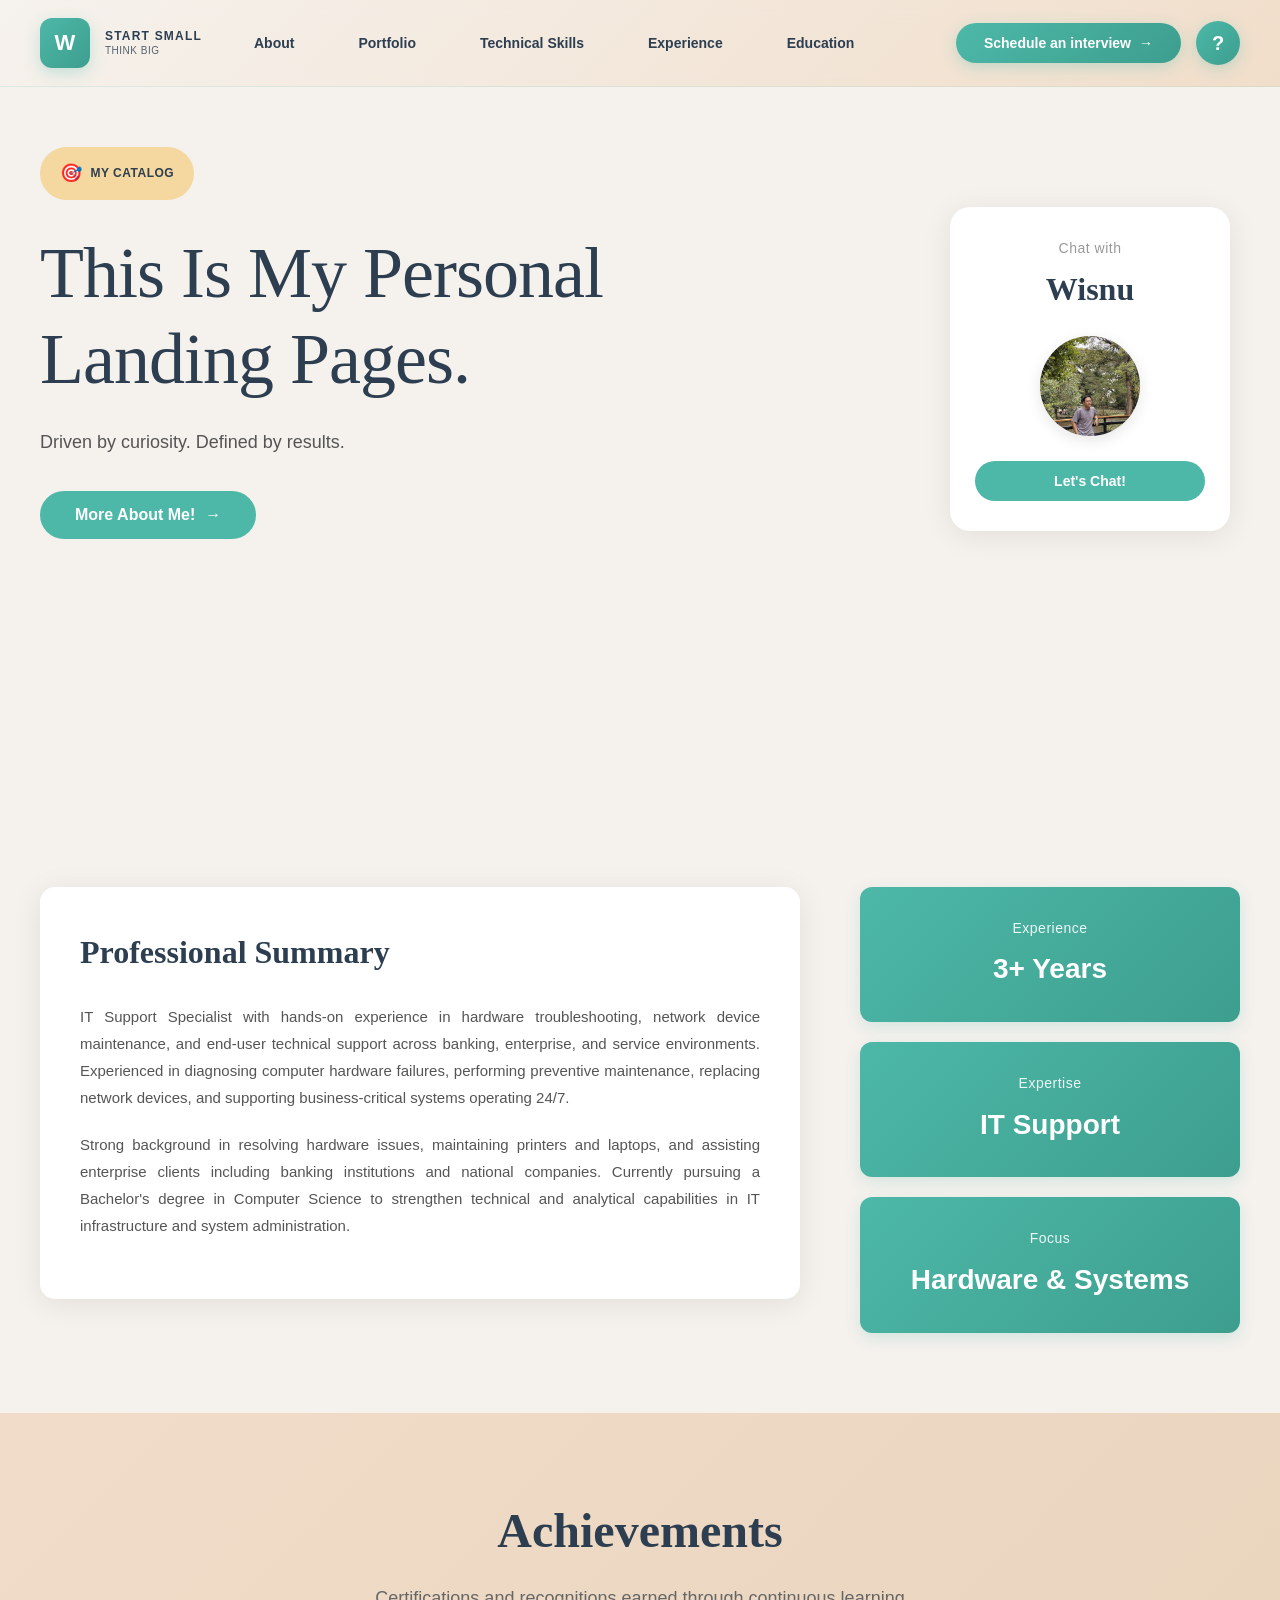
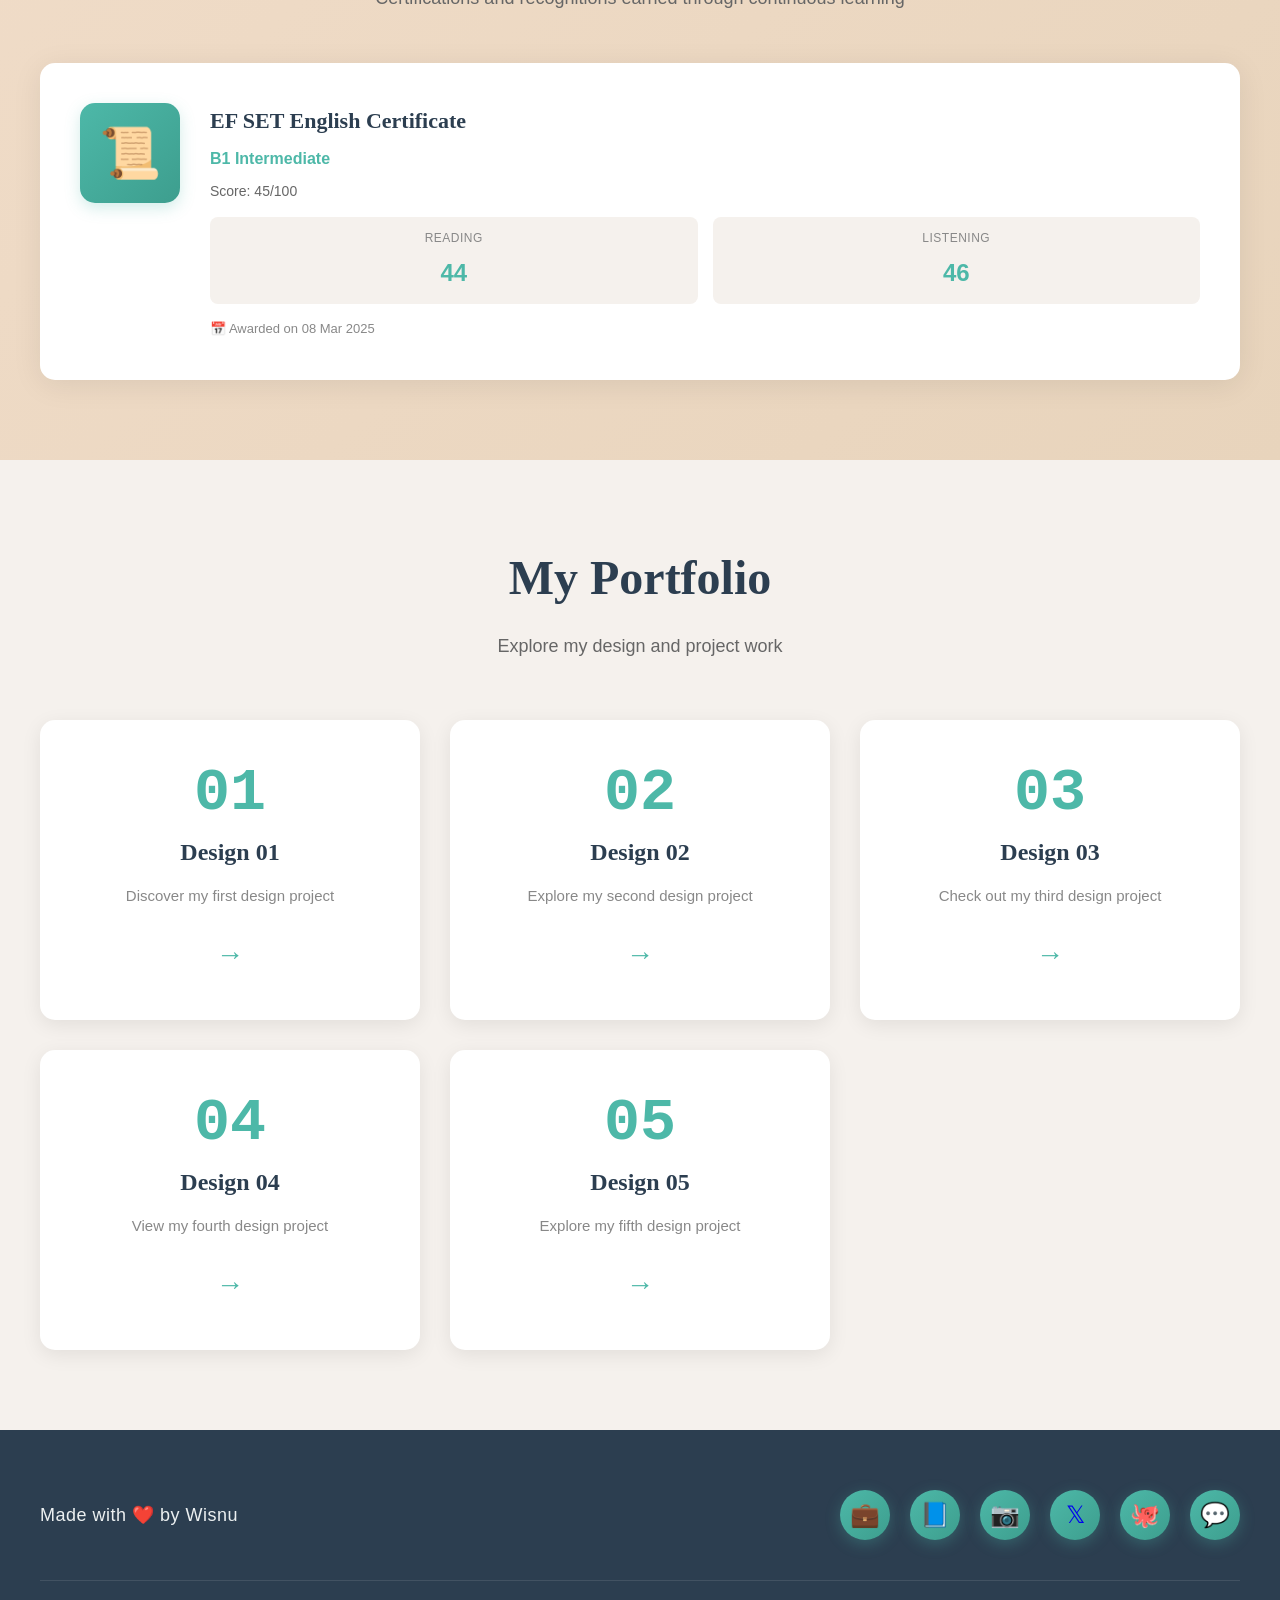
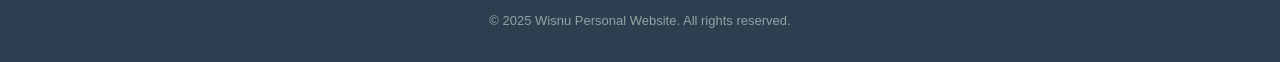
<file: index.html>
<!DOCTYPE html>
<html lang="id">
<head>
    <meta charset="UTF-8">
    <meta name="viewport" content="width=device-width, initial-scale=1.0">
    <title>Welcome To Personal Pages Wisnu</title>
    <link rel="stylesheet" href="css/styles.css">
</head>
<body>
    <!-- Navigation Bar -->
    <nav class="navbar">
        <div class="nav-container">
            <div class="logo">
                <div class="logo-mark">W</div>
                <span class="logo-text">START SMALL<br><small>THINK BIG</small></span>
            </div>
            <ul class="nav-menu">
                <li><a href="#about">About</a></li>
                <li><a href="#portfolio">Portfolio</a></li>
                <li><a href="skills/technical-skills.html" target="_blank" rel="noopener noreferrer">Technical Skills</a></li>
                <li><a href="experience/professional-experience.html" target="_blank" rel="noopener noreferrer">Experience</a></li>
                <li><a href="education/education.html" target="_blank" rel="noopener noreferrer">Education</a></li>
            </ul>
            <div class="nav-buttons">
                <button class="btn-schedule">Schedule an interview <span class="arrow">→</span></button>
                <button class="btn-help">?</button>
            </div>
        </div>
    </nav>

    <!-- Hero Section -->
    <section class="hero">
        <div class="hero-content">
            <!-- My Catalog Badge -->
            <a href="catalog/my-catalog.html" target="_blank" rel="noopener noreferrer" class="my-catalog-link">
                <div class="my-guide-badge">
                    <div class="badge-icon">🎯</div>
                    <span>MY CATALOG</span>
                </div>
            </a>

            <!-- Main Content -->
            <div class="hero-text">
                <h1>This Is My Personal<br>Landing Pages.</h1>
                <p class="hero-subtitle">Driven by curiosity. Defined by results.</p>
                <button class="btn-cta">More About Me! <span class="arrow">→</span></button>
            </div>

            <!-- Illustration Section -->
            
                    </g>
                </svg>
            </div>
        </div>

        <!-- Chat with Wisnu Section -->
        <div class="chat-section">
            <div class="chat-box">
                <h3>Chat with</h3>
                <h2>Wisnu</h2>
                <div class="wisnu-avatar">
                    <img src="image/wisnu.jpg" alt="Wisnu" class="avatar-image">
                </div>
                <button class="btn-chat">Let's Chat!</button>
            </div>
        </div>
    </section>

    <!-- About Section -->
    <section id="about" class="about-section">
        <div class="about-container">
            <div class="about-content">
                <h2>Professional Summary</h2>
                <p>IT Support Specialist with hands-on experience in hardware troubleshooting, network device maintenance, and end-user technical support across banking, enterprise, and service environments. Experienced in diagnosing computer hardware failures, performing preventive maintenance, replacing network devices, and supporting business-critical systems operating 24/7.</p>
                
                <p>Strong background in resolving hardware issues, maintaining printers and laptops, and assisting enterprise clients including banking institutions and national companies. Currently pursuing a Bachelor's degree in Computer Science to strengthen technical and analytical capabilities in IT infrastructure and system administration.</p>
            </div>
            
            <div class="about-stats">
                <div class="stat-item">
                    <h3>Experience</h3>
                    <p>3+ Years</p>
                </div>
                <div class="stat-item">
                    <h3>Expertise</h3>
                    <p>IT Support</p>
                </div>
                <div class="stat-item">
                    <h3>Focus</h3>
                    <p>Hardware & Systems</p>
                </div>
            </div>
        </div>
    </section>

    <!-- Achievement Section -->
    <section class="achievement-section">
        <div class="achievement-container">
            <h2>Achievements</h2>
            <p class="achievement-subtitle">Certifications and recognitions earned through continuous learning</p>
            
            <div class="achievement-grid">
                <!-- EF SET English Certificate -->
                <div class="achievement-card">
                    <div class="achievement-logo">
                        <span class="cert-icon">📜</span>
                    </div>
                    <div class="achievement-details">
                        <h3>EF SET English Certificate</h3>
                        <p class="cert-level">B1 Intermediate</p>
                        <p class="cert-score">Score: 45/100</p>
                        <div class="cert-scores">
                            <div class="score-item">
                                <span class="score-label">Reading</span>
                                <span class="score-number">44</span>
                            </div>
                            <div class="score-item">
                                <span class="score-label">Listening</span>
                                <span class="score-number">46</span>
                            </div>
                        </div>
                        <p class="cert-date">📅 Awarded on 08 Mar 2025</p>
                    </div>
                </div>
            </div>
        </div>
    </section>

    <!-- Portfolio Section -->
    <section id="portfolio" class="portfolio-section">
        <div class="portfolio-container">
            <h2>My Portfolio</h2>
            <p class="portfolio-subtitle">Explore my design and project work</p>
            
            <div class="portfolio-grid">
                <!-- Design 01 -->
                <a href="portfolio/design-01.html" class="portfolio-card" target="_blank" rel="noopener noreferrer">
                    <div class="portfolio-card-content">
                        <div class="portfolio-number">01</div>
                        <h3>Design 01</h3>
                        <p class="portfolio-desc">Discover my first design project</p>
                        <div class="portfolio-arrow">→</div>
                    </div>
                </a>

                <!-- Design 02 -->
                <a href="portfolio/design-02.html" class="portfolio-card" target="_blank" rel="noopener noreferrer">
                    <div class="portfolio-card-content">
                        <div class="portfolio-number">02</div>
                        <h3>Design 02</h3>
                        <p class="portfolio-desc">Explore my second design project</p>
                        <div class="portfolio-arrow">→</div>
                    </div>
                </a>

                <!-- Design 03 -->
                <a href="portfolio/design-03.html" class="portfolio-card" target="_blank" rel="noopener noreferrer">
                    <div class="portfolio-card-content">
                        <div class="portfolio-number">03</div>
                        <h3>Design 03</h3>
                        <p class="portfolio-desc">Check out my third design project</p>
                        <div class="portfolio-arrow">→</div>
                    </div>
                </a>

                <!-- Design 04 -->
                <a href="portfolio/design-04.html" class="portfolio-card" target="_blank" rel="noopener noreferrer">
                    <div class="portfolio-card-content">
                        <div class="portfolio-number">04</div>
                        <h3>Design 04</h3>
                        <p class="portfolio-desc">View my fourth design project</p>
                        <div class="portfolio-arrow">→</div>
                    </div>
                </a>

                <!-- Design 05 -->
                <a href="portfolio/design-05.html" class="portfolio-card" target="_blank" rel="noopener noreferrer">
                    <div class="portfolio-card-content">
                        <div class="portfolio-number">05</div>
                        <h3>Design 05</h3>
                        <p class="portfolio-desc">Explore my fifth design project</p>
                        <div class="portfolio-arrow">→</div>
                    </div>
                </a>
            </div>
        </div>
    </section>

    <!-- Footer -->
    <footer class="footer">
        <div class="footer-container">
            <div class="footer-content">
                <p class="footer-credit">Made with <span class="heart">❤️</span> by Wisnu</p>
                <div class="social-links">
                    <a href="https://linkedin.com/in/wisnu" target="_blank" rel="noopener noreferrer" class="social-link" title="LinkedIn">
                        <span>💼</span>
                    </a>
                    <a href="https://facebook.com" target="_blank" rel="noopener noreferrer" class="social-link" title="Facebook">
                        <span>📘</span>
                    </a>
                    <a href="https://instagram.com" target="_blank" rel="noopener noreferrer" class="social-link" title="Instagram">
                        <span>📷</span>
                    </a>
                    <a href="https://twitter.com" target="_blank" rel="noopener noreferrer" class="social-link" title="X (Twitter)">
                        <span>𝕏</span>
                    </a>
                    <a href="https://github.com" target="_blank" rel="noopener noreferrer" class="social-link" title="GitHub">
                        <span>🐙</span>
                    </a>
                    <a href="https://discord.com" target="_blank" rel="noopener noreferrer" class="social-link" title="Discord">
                        <span>💬</span>
                    </a>
                </div>
            </div>
            <p class="footer-copyright">&copy; 2025 Wisnu Personal Website. All rights reserved.</p>
        </div>
    </footer>

    <script src="js/script.js"></script>
</body>
</html>
</file>
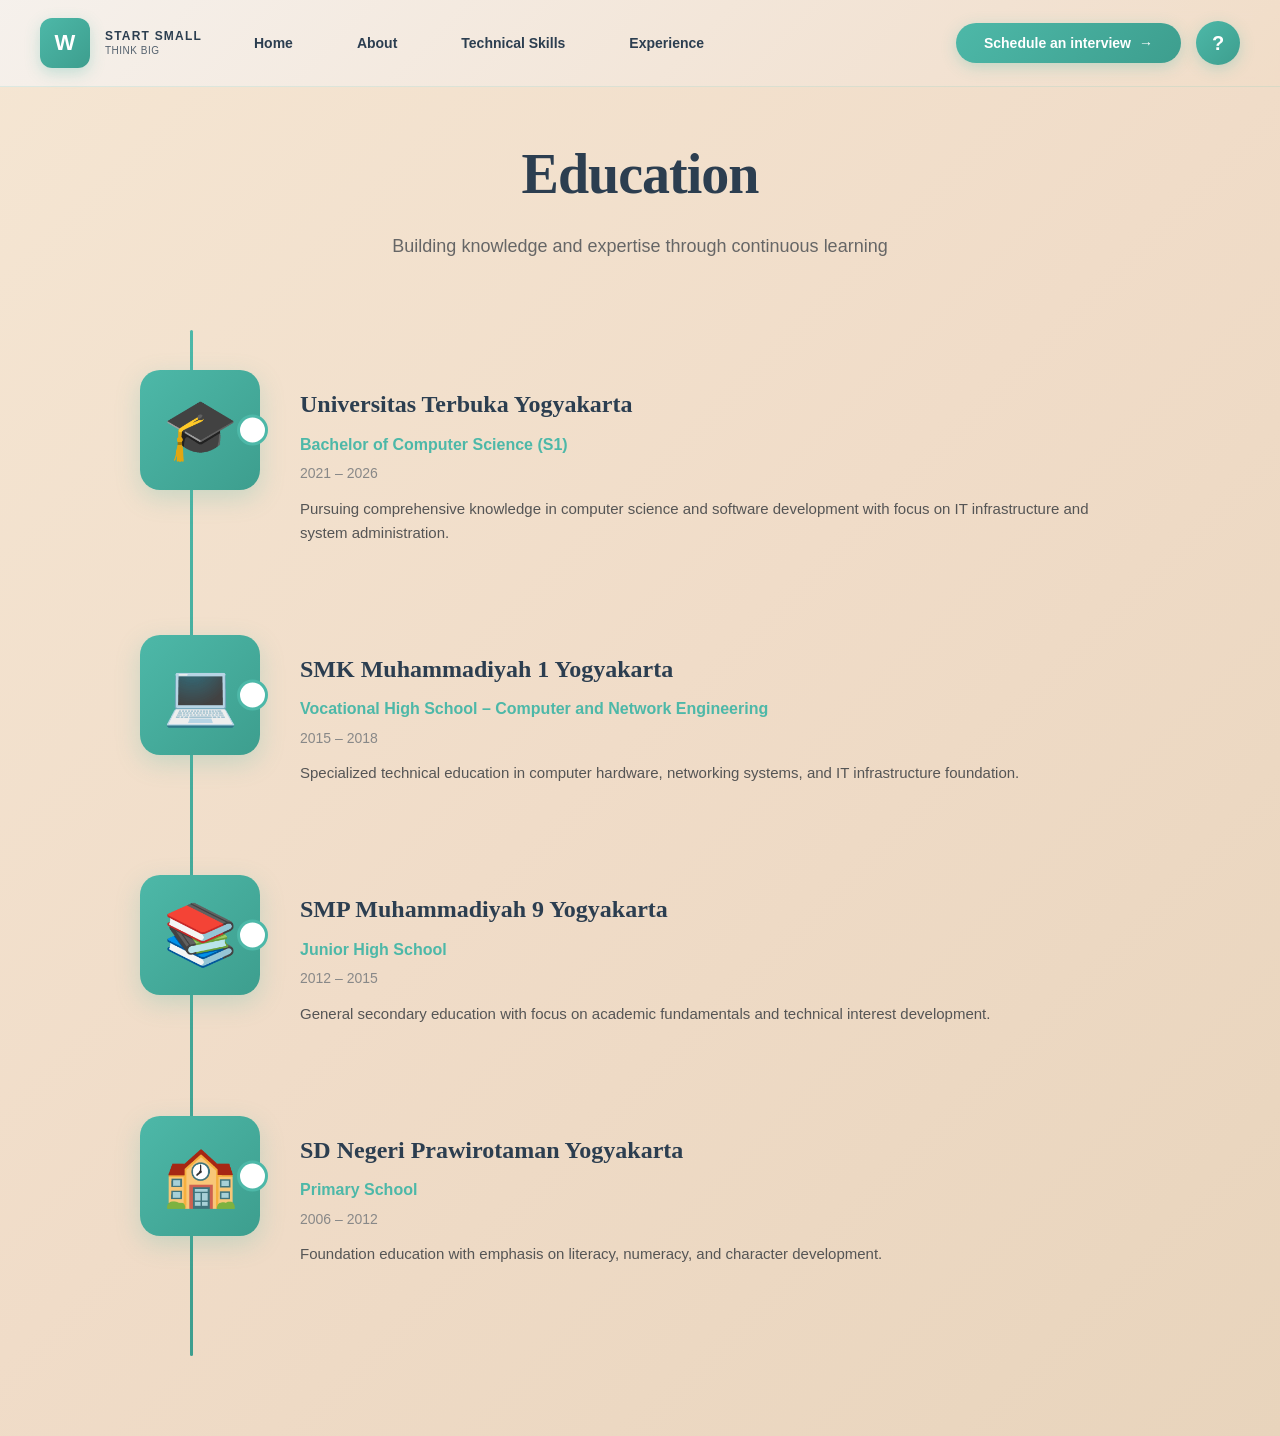
<file: education/education.html>
<!DOCTYPE html>
<html lang="id">
<head>
    <meta charset="UTF-8">
    <meta name="viewport" content="width=device-width, initial-scale=1.0">
    <title>Education - Personal Landing Page</title>
    <link rel="stylesheet" href="../css/styles.css">
    <link rel="stylesheet" href="../css/education.css">
</head>
<body>
    <!-- Navigation Bar -->
    <nav class="navbar navbar-fixed">
        <div class="nav-container">
            <div class="logo">
                <div class="logo-mark">W</div>
                <span class="logo-text">START SMALL<br><small>THINK BIG</small></span>
            </div>
            <ul class="nav-menu">
                <li><a href="../index.html">Home</a></li>
                <li><a href="../index.html#about">About</a></li>
                <li><a href="../skills/technical-skills.html" target="_blank" rel="noopener noreferrer">Technical Skills</a></li>
                <li><a href="../experience/professional-experience.html" target="_blank" rel="noopener noreferrer">Experience</a></li>
            </ul>
            <div class="nav-buttons">
                <button class="btn-schedule">Schedule an interview <span class="arrow">→</span></button>
                <button class="btn-help">?</button>
            </div>
        </div>
    </nav>

    <!-- Education Section -->
    <section class="education-section">
        <div class="education-container">
            <div class="education-header">
                <h1>Education</h1>
                <p class="education-subtitle">Building knowledge and expertise through continuous learning</p>
            </div>

            <div class="education-timeline">
                <!-- Universitas Terbuka -->
                <div class="education-item">
                    <div class="education-logo">
                        <span class="logo-emoji">🎓</span>
                    </div>
                    <div class="education-content">
                        <h3>Universitas Terbuka Yogyakarta</h3>
                        <p class="education-degree">Bachelor of Computer Science (S1)</p>
                        <p class="education-period">2021 – 2026</p>
                        <p class="education-description">Pursuing comprehensive knowledge in computer science and software development with focus on IT infrastructure and system administration.</p>
                    </div>
                </div>

                <!-- SMK Muhammadiyah -->
                <div class="education-item">
                    <div class="education-logo">
                        <span class="logo-emoji">💻</span>
                    </div>
                    <div class="education-content">
                        <h3>SMK Muhammadiyah 1 Yogyakarta</h3>
                        <p class="education-degree">Vocational High School – Computer and Network Engineering</p>
                        <p class="education-period">2015 – 2018</p>
                        <p class="education-description">Specialized technical education in computer hardware, networking systems, and IT infrastructure foundation.</p>
                    </div>
                </div>

                <!-- SMP Muhammadiyah -->
                <div class="education-item">
                    <div class="education-logo">
                        <span class="logo-emoji">📚</span>
                    </div>
                    <div class="education-content">
                        <h3>SMP Muhammadiyah 9 Yogyakarta</h3>
                        <p class="education-degree">Junior High School</p>
                        <p class="education-period">2012 – 2015</p>
                        <p class="education-description">General secondary education with focus on academic fundamentals and technical interest development.</p>
                    </div>
                </div>

                <!-- SD Negeri Prawirotaman -->
                <div class="education-item">
                    <div class="education-logo">
                        <span class="logo-emoji">🏫</span>
                    </div>
                    <div class="education-content">
                        <h3>SD Negeri Prawirotaman Yogyakarta</h3>
                        <p class="education-degree">Primary School</p>
                        <p class="education-period">2006 – 2012</p>
                        <p class="education-description">Foundation education with emphasis on literacy, numeracy, and character development.</p>
                    </div>
                </div>
            </div>
        </div>
    </section>

    <script src="../js/script.js"></script>
</body>
</html>
</file>
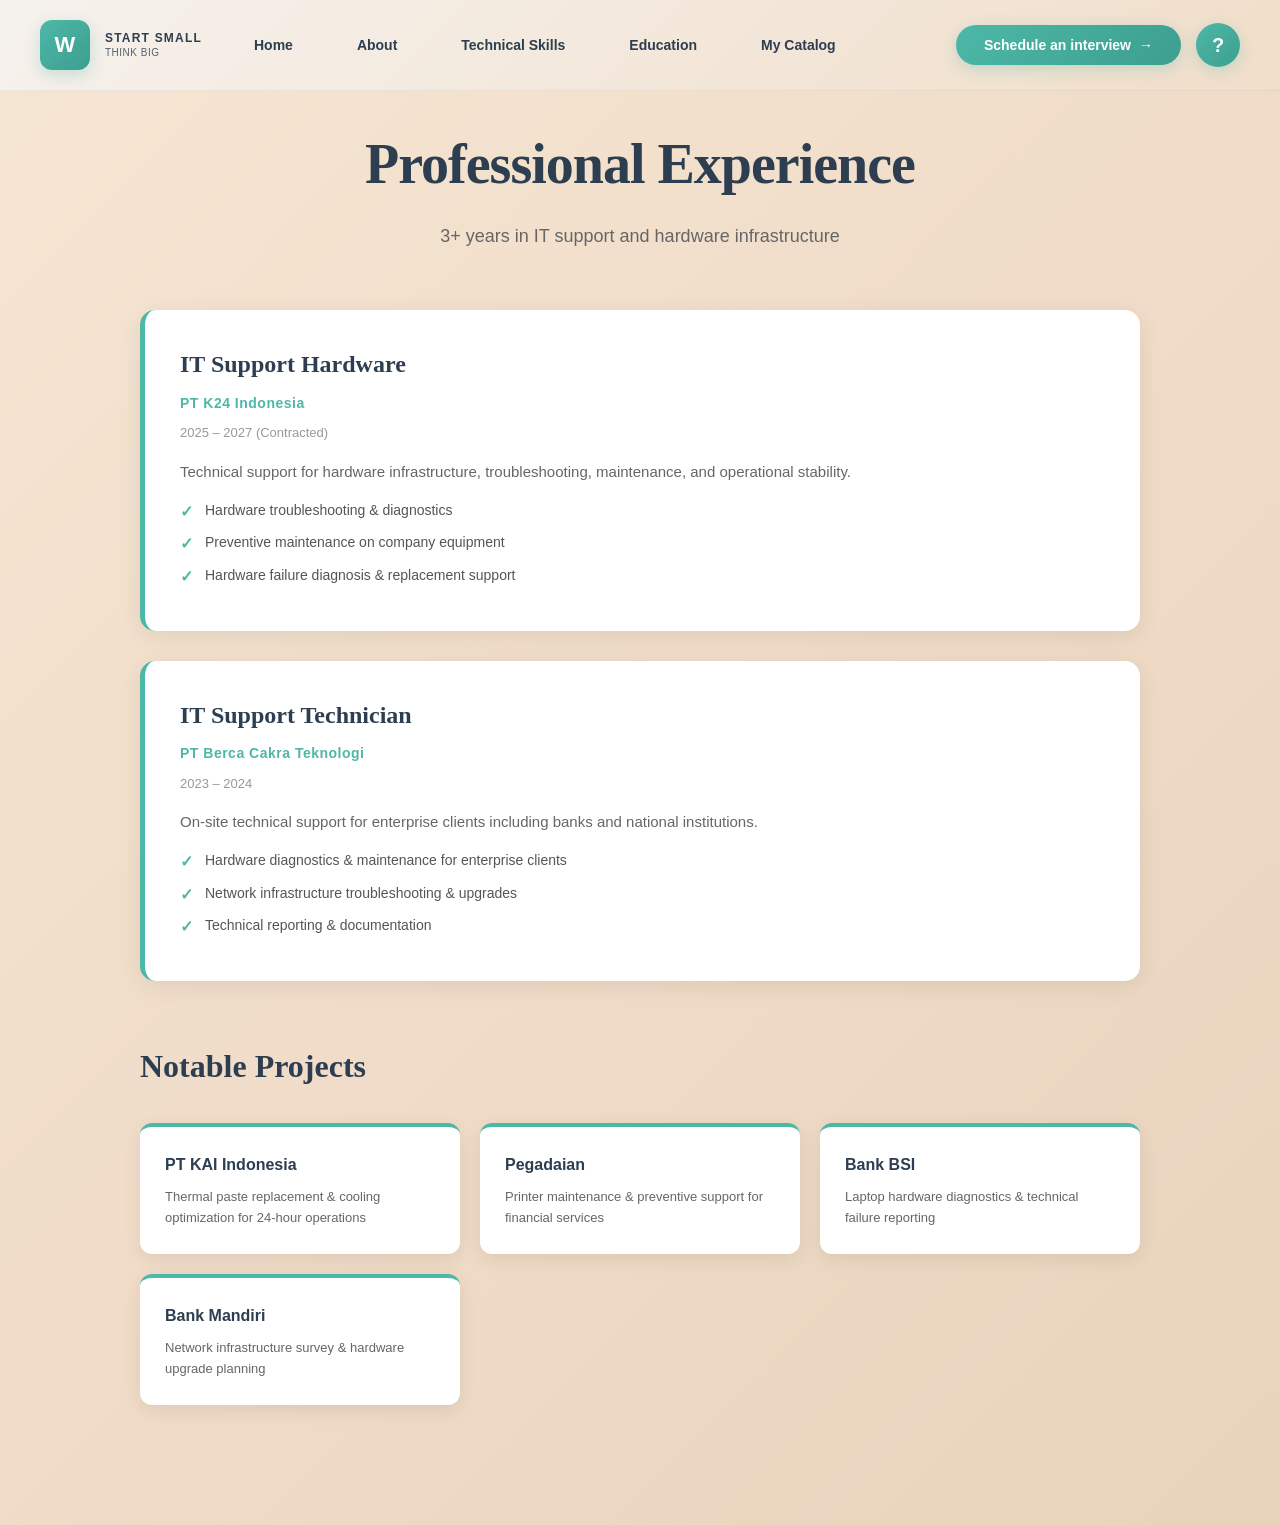
<file: experience/professional-experience.html>
<!DOCTYPE html>
<html lang="id">
<head>
    <meta charset="UTF-8">
    <meta name="viewport" content="width=device-width, initial-scale=1.0">
    <title>Professional Experience - Personal Landing Page</title>
    <link rel="stylesheet" href="../css/styles.css">
    <link rel="stylesheet" href="../css/experience.css">
</head>
<body>
    <!-- Navigation Bar -->
    <nav class="navbar navbar-fixed">
        <div class="nav-container">
            <div class="logo">
                <div class="logo-mark">W</div>
                <span class="logo-text">START SMALL<br><small>THINK BIG</small></span>
            </div>
            <ul class="nav-menu">
                <li><a href="../index.html">Home</a></li>
                <li><a href="../index.html#about">About</a></li>
                <li><a href="../skills/technical-skills.html">Technical Skills</a></li>
                <li><a href="../education/education.html" target="_blank" rel="noopener noreferrer">Education</a></li>
                <li><a href="../catalog/my-catalog.html" target="_blank" rel="noopener noreferrer">My Catalog</a></li>
            </ul>
            <div class="nav-buttons">
                <button class="btn-schedule">Schedule an interview <span class="arrow">→</span></button>
                <button class="btn-help">?</button>
            </div>
        </div>
    </nav>

    <!-- Professional Experience Section -->
    <section class="experience-section">
        <div class="experience-container">
            <div class="experience-header">
                <h1>Professional Experience</h1>
                <p class="experience-subtitle">3+ years in IT support and hardware infrastructure</p>
            </div>

            <!-- Experience Timeline -->
            <div class="experience-timeline">
                <!-- Job 1 -->
                <div class="experience-item">
                    <div class="experience-header-item">
                        <h3>IT Support Hardware</h3>
                        <p class="company">PT K24 Indonesia</p>
                        <span class="period">2025 – 2027 (Contracted)</span>
                    </div>
                    <p class="job-description">Technical support for hardware infrastructure, troubleshooting, maintenance, and operational stability.</p>
                    <ul class="responsibilities">
                        <li>Hardware troubleshooting & diagnostics</li>
                        <li>Preventive maintenance on company equipment</li>
                        <li>Hardware failure diagnosis & replacement support</li>
                    </ul>
                </div>

                <!-- Job 2 -->
                <div class="experience-item">
                    <div class="experience-header-item">
                        <h3>IT Support Technician</h3>
                        <p class="company">PT Berca Cakra Teknologi</p>
                        <span class="period">2023 – 2024</span>
                    </div>
                    <p class="job-description">On-site technical support for enterprise clients including banks and national institutions.</p>
                    <ul class="responsibilities">
                        <li>Hardware diagnostics & maintenance for enterprise clients</li>
                        <li>Network infrastructure troubleshooting & upgrades</li>
                        <li>Technical reporting & documentation</li>
                    </ul>
                </div>
            </div>

            <!-- Projects Section -->
            <div class="projects-section">
                <h2>Notable Projects</h2>
                <div class="projects-grid">
                    <div class="project-card">
                        <h4>PT KAI Indonesia</h4>
                        <p>Thermal paste replacement & cooling optimization for 24-hour operations</p>
                    </div>
                    <div class="project-card">
                        <h4>Pegadaian</h4>
                        <p>Printer maintenance & preventive support for financial services</p>
                    </div>
                    <div class="project-card">
                        <h4>Bank BSI</h4>
                        <p>Laptop hardware diagnostics & technical failure reporting</p>
                    </div>
                    <div class="project-card">
                        <h4>Bank Mandiri</h4>
                        <p>Network infrastructure survey & hardware upgrade planning</p>
                    </div>
                </div>
            </div>
        </div>
    </section>

    <script src="../js/script.js"></script>
</body>
</html>
</file>
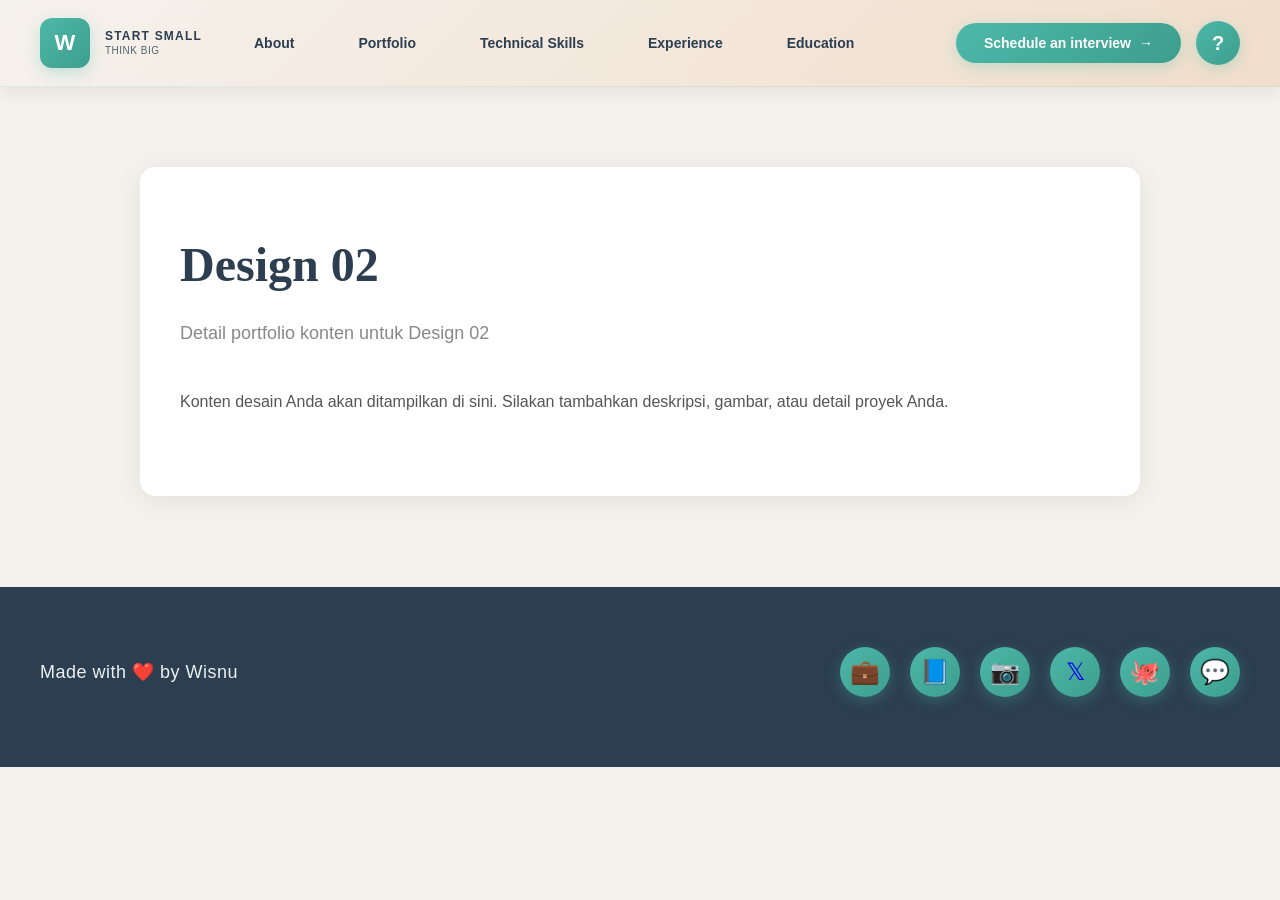
<file: portfolio/design-02.html>
<!DOCTYPE html>
<html lang="id">
<head>
    <meta charset="UTF-8">
    <meta name="viewport" content="width=device-width, initial-scale=1.0">
    <title>Design 02 - Portfolio Wisnu</title>
    <link rel="stylesheet" href="../css/styles.css">
</head>
<body>
    <!-- Navigation Bar -->
    <nav class="navbar">
        <div class="nav-container">
            <div class="logo">
                <div class="logo-mark">W</div>
                <span class="logo-text">START SMALL<br><small>THINK BIG</small></span>
            </div>
            <ul class="nav-menu">
                <li><a href="../index.html#about">About</a></li>
                <li><a href="../index.html#portfolio">Portfolio</a></li>
                <li><a href="../skills/technical-skills.html" target="_blank" rel="noopener noreferrer">Technical Skills</a></li>
                <li><a href="../experience/professional-experience.html" target="_blank" rel="noopener noreferrer">Experience</a></li>
                <li><a href="../education/education.html" target="_blank" rel="noopener noreferrer">Education</a></li>
            </ul>
            <div class="nav-buttons">
                <button class="btn-schedule">Schedule an interview <span class="arrow">→</span></button>
                <button class="btn-help">?</button>
            </div>
        </div>
    </nav>

    <!-- Design 02 Content Section -->
    <section class="portfolio-detail-section">
        <div class="portfolio-detail-container">
            <h1>Design 02</h1>
            <p class="design-subtitle">Detail portfolio konten untuk Design 02</p>
            
            <div class="design-content">
                <!-- Tambahkan konten design Anda di sini -->
                <p>Konten desain Anda akan ditampilkan di sini. Silakan tambahkan deskripsi, gambar, atau detail proyek Anda.</p>
            </div>
        </div>
    </section>

    <!-- Footer -->
    <footer class="footer">
        <div class="footer-container">
            <div class="footer-content">
                <p class="footer-credit">Made with <span class="heart">❤️</span> by Wisnu</p>
                <div class="social-links">
                    <a href="https://linkedin.com/in/wisnu" target="_blank" rel="noopener noreferrer" class="social-link" title="LinkedIn">
                        <span>💼</span>
                    </a>
                    <a href="https://facebook.com" target="_blank" rel="noopener noreferrer" class="social-link" title="Facebook">
                        <span>📘</span>
                    </a>
                    <a href="https://instagram.com" target="_blank" rel="noopener noreferrer" class="social-link" title="Instagram">
                        <span>📷</span>
                    </a>
                    <a href="https://twitter.com" target="_blank" rel="noopener noreferrer" class="social-link" title="X (Twitter)">
                        <span>𝕏</span>
                    </a>
                    <a href="https://github.com" target="_blank" rel="noopener noreferrer" class="social-link" title="GitHub">
                        <span>🐙</span>
                    </a>
                    <a href="https://discord.com" target="_blank" rel="noopener noreferrer" class="social-link" title="Discord">
                        <span>💬</span>
                    </a>
                </div>
            </div>
        </div>
    </footer>
</body>
</html>
</file>
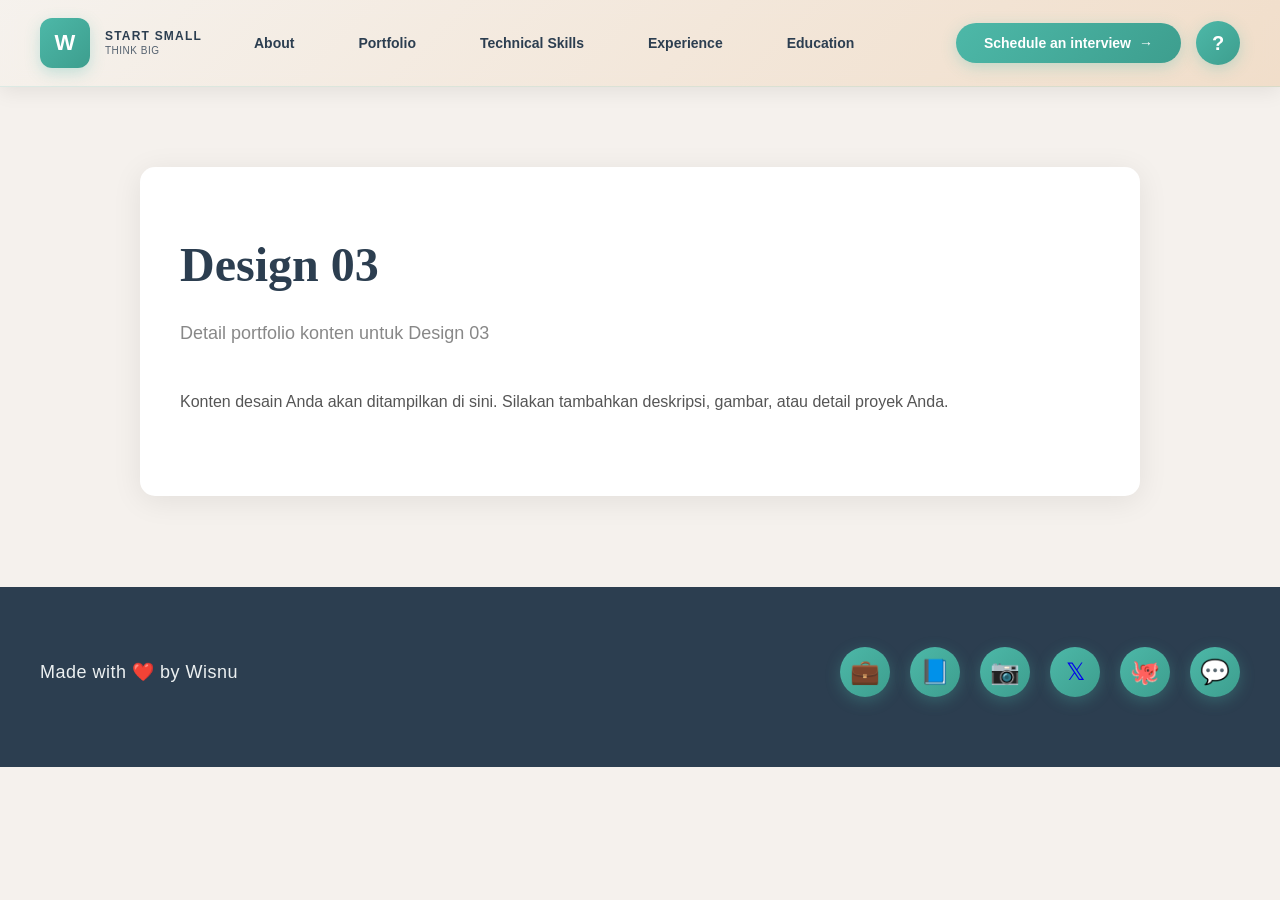
<file: portfolio/design-03.html>
<!DOCTYPE html>
<html lang="id">
<head>
    <meta charset="UTF-8">
    <meta name="viewport" content="width=device-width, initial-scale=1.0">
    <title>Design 03 - Portfolio Wisnu</title>
    <link rel="stylesheet" href="../css/styles.css">
</head>
<body>
    <!-- Navigation Bar -->
    <nav class="navbar">
        <div class="nav-container">
            <div class="logo">
                <div class="logo-mark">W</div>
                <span class="logo-text">START SMALL<br><small>THINK BIG</small></span>
            </div>
            <ul class="nav-menu">
                <li><a href="../index.html#about">About</a></li>
                <li><a href="../index.html#portfolio">Portfolio</a></li>
                <li><a href="../skills/technical-skills.html" target="_blank" rel="noopener noreferrer">Technical Skills</a></li>
                <li><a href="../experience/professional-experience.html" target="_blank" rel="noopener noreferrer">Experience</a></li>
                <li><a href="../education/education.html" target="_blank" rel="noopener noreferrer">Education</a></li>
            </ul>
            <div class="nav-buttons">
                <button class="btn-schedule">Schedule an interview <span class="arrow">→</span></button>
                <button class="btn-help">?</button>
            </div>
        </div>
    </nav>

    <!-- Design 03 Content Section -->
    <section class="portfolio-detail-section">
        <div class="portfolio-detail-container">
            <h1>Design 03</h1>
            <p class="design-subtitle">Detail portfolio konten untuk Design 03</p>
            
            <div class="design-content">
                <!-- Tambahkan konten design Anda di sini -->
                <p>Konten desain Anda akan ditampilkan di sini. Silakan tambahkan deskripsi, gambar, atau detail proyek Anda.</p>
            </div>
        </div>
    </section>

    <!-- Footer -->
    <footer class="footer">
        <div class="footer-container">
            <div class="footer-content">
                <p class="footer-credit">Made with <span class="heart">❤️</span> by Wisnu</p>
                <div class="social-links">
                    <a href="https://linkedin.com/in/wisnu" target="_blank" rel="noopener noreferrer" class="social-link" title="LinkedIn">
                        <span>💼</span>
                    </a>
                    <a href="https://facebook.com" target="_blank" rel="noopener noreferrer" class="social-link" title="Facebook">
                        <span>📘</span>
                    </a>
                    <a href="https://instagram.com" target="_blank" rel="noopener noreferrer" class="social-link" title="Instagram">
                        <span>📷</span>
                    </a>
                    <a href="https://twitter.com" target="_blank" rel="noopener noreferrer" class="social-link" title="X (Twitter)">
                        <span>𝕏</span>
                    </a>
                    <a href="https://github.com" target="_blank" rel="noopener noreferrer" class="social-link" title="GitHub">
                        <span>🐙</span>
                    </a>
                    <a href="https://discord.com" target="_blank" rel="noopener noreferrer" class="social-link" title="Discord">
                        <span>💬</span>
                    </a>
                </div>
            </div>
        </div>
    </footer>
</body>
</html>
</file>
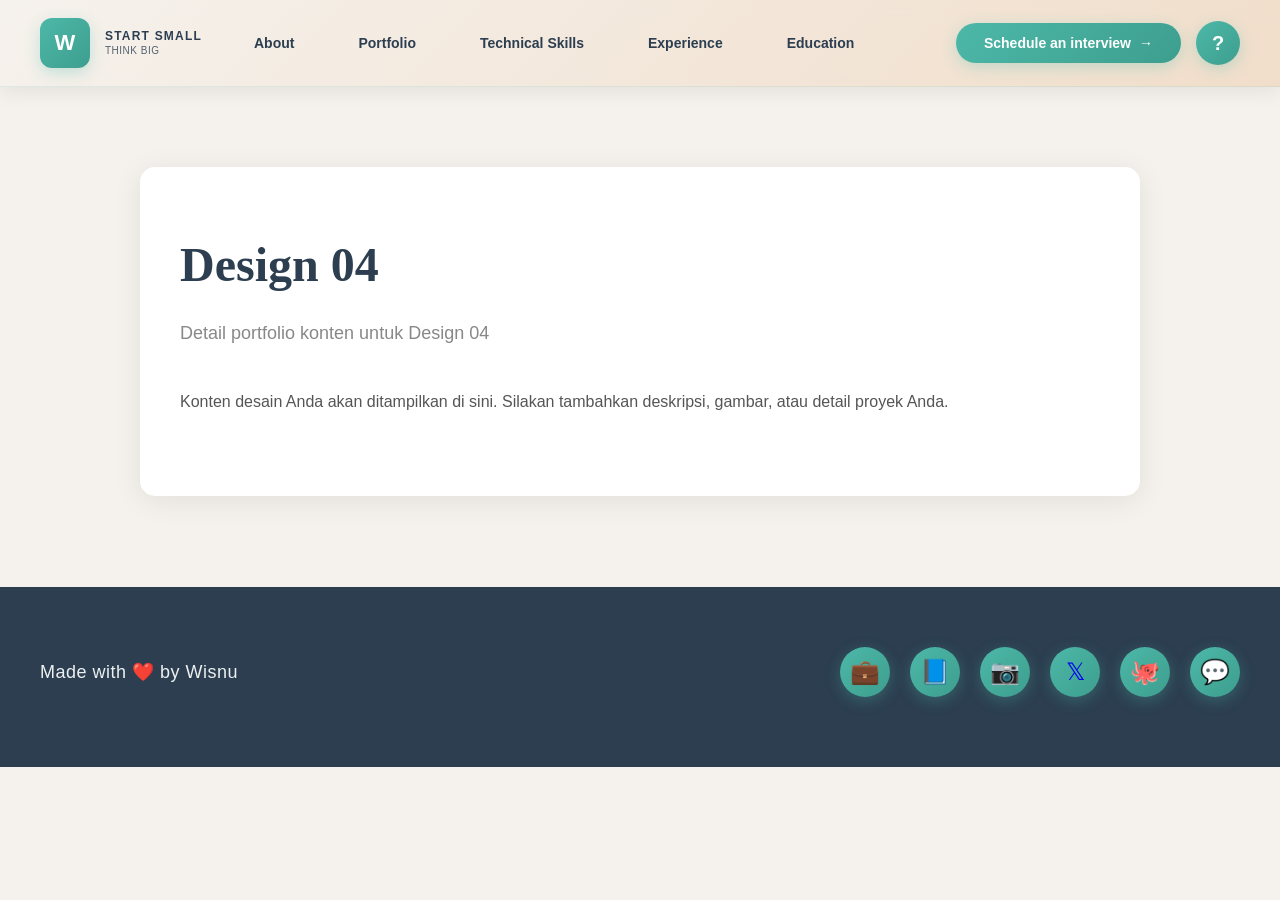
<file: portfolio/design-04.html>
<!DOCTYPE html>
<html lang="id">
<head>
    <meta charset="UTF-8">
    <meta name="viewport" content="width=device-width, initial-scale=1.0">
    <title>Design 04 - Portfolio Wisnu</title>
    <link rel="stylesheet" href="../css/styles.css">
</head>
<body>
    <!-- Navigation Bar -->
    <nav class="navbar">
        <div class="nav-container">
            <div class="logo">
                <div class="logo-mark">W</div>
                <span class="logo-text">START SMALL<br><small>THINK BIG</small></span>
            </div>
            <ul class="nav-menu">
                <li><a href="../index.html#about">About</a></li>
                <li><a href="../index.html#portfolio">Portfolio</a></li>
                <li><a href="../skills/technical-skills.html" target="_blank" rel="noopener noreferrer">Technical Skills</a></li>
                <li><a href="../experience/professional-experience.html" target="_blank" rel="noopener noreferrer">Experience</a></li>
                <li><a href="../education/education.html" target="_blank" rel="noopener noreferrer">Education</a></li>
            </ul>
            <div class="nav-buttons">
                <button class="btn-schedule">Schedule an interview <span class="arrow">→</span></button>
                <button class="btn-help">?</button>
            </div>
        </div>
    </nav>

    <!-- Design 04 Content Section -->
    <section class="portfolio-detail-section">
        <div class="portfolio-detail-container">
            <h1>Design 04</h1>
            <p class="design-subtitle">Detail portfolio konten untuk Design 04</p>
            
            <div class="design-content">
                <!-- Tambahkan konten design Anda di sini -->
                <p>Konten desain Anda akan ditampilkan di sini. Silakan tambahkan deskripsi, gambar, atau detail proyek Anda.</p>
            </div>
        </div>
    </section>

    <!-- Footer -->
    <footer class="footer">
        <div class="footer-container">
            <div class="footer-content">
                <p class="footer-credit">Made with <span class="heart">❤️</span> by Wisnu</p>
                <div class="social-links">
                    <a href="https://linkedin.com/in/wisnu" target="_blank" rel="noopener noreferrer" class="social-link" title="LinkedIn">
                        <span>💼</span>
                    </a>
                    <a href="https://facebook.com" target="_blank" rel="noopener noreferrer" class="social-link" title="Facebook">
                        <span>📘</span>
                    </a>
                    <a href="https://instagram.com" target="_blank" rel="noopener noreferrer" class="social-link" title="Instagram">
                        <span>📷</span>
                    </a>
                    <a href="https://twitter.com" target="_blank" rel="noopener noreferrer" class="social-link" title="X (Twitter)">
                        <span>𝕏</span>
                    </a>
                    <a href="https://github.com" target="_blank" rel="noopener noreferrer" class="social-link" title="GitHub">
                        <span>🐙</span>
                    </a>
                    <a href="https://discord.com" target="_blank" rel="noopener noreferrer" class="social-link" title="Discord">
                        <span>💬</span>
                    </a>
                </div>
            </div>
        </div>
    </footer>
</body>
</html>
</file>
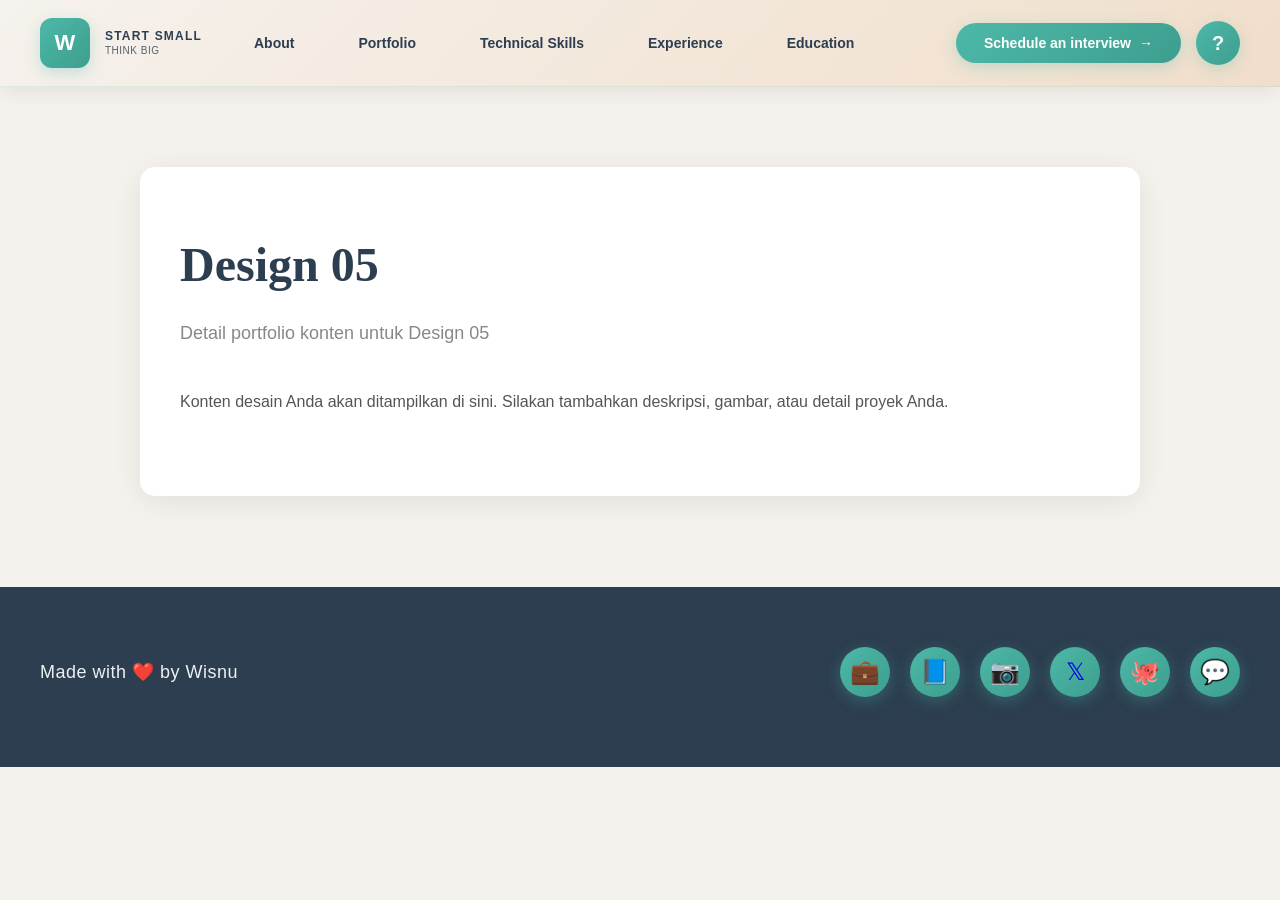
<file: portfolio/design-05.html>
<!DOCTYPE html>
<html lang="id">
<head>
    <meta charset="UTF-8">
    <meta name="viewport" content="width=device-width, initial-scale=1.0">
    <title>Design 05 - Portfolio Wisnu</title>
    <link rel="stylesheet" href="../css/styles.css">
</head>
<body>
    <!-- Navigation Bar -->
    <nav class="navbar">
        <div class="nav-container">
            <div class="logo">
                <div class="logo-mark">W</div>
                <span class="logo-text">START SMALL<br><small>THINK BIG</small></span>
            </div>
            <ul class="nav-menu">
                <li><a href="../index.html#about">About</a></li>
                <li><a href="../index.html#portfolio">Portfolio</a></li>
                <li><a href="../skills/technical-skills.html" target="_blank" rel="noopener noreferrer">Technical Skills</a></li>
                <li><a href="../experience/professional-experience.html" target="_blank" rel="noopener noreferrer">Experience</a></li>
                <li><a href="../education/education.html" target="_blank" rel="noopener noreferrer">Education</a></li>
            </ul>
            <div class="nav-buttons">
                <button class="btn-schedule">Schedule an interview <span class="arrow">→</span></button>
                <button class="btn-help">?</button>
            </div>
        </div>
    </nav>

    <!-- Design 05 Content Section -->
    <section class="portfolio-detail-section">
        <div class="portfolio-detail-container">
            <h1>Design 05</h1>
            <p class="design-subtitle">Detail portfolio konten untuk Design 05</p>
            
            <div class="design-content">
                <!-- Tambahkan konten design Anda di sini -->
                <p>Konten desain Anda akan ditampilkan di sini. Silakan tambahkan deskripsi, gambar, atau detail proyek Anda.</p>
            </div>
        </div>
    </section>

    <!-- Footer -->
    <footer class="footer">
        <div class="footer-container">
            <div class="footer-content">
                <p class="footer-credit">Made with <span class="heart">❤️</span> by Wisnu</p>
                <div class="social-links">
                    <a href="https://linkedin.com/in/wisnu" target="_blank" rel="noopener noreferrer" class="social-link" title="LinkedIn">
                        <span>💼</span>
                    </a>
                    <a href="https://facebook.com" target="_blank" rel="noopener noreferrer" class="social-link" title="Facebook">
                        <span>📘</span>
                    </a>
                    <a href="https://instagram.com" target="_blank" rel="noopener noreferrer" class="social-link" title="Instagram">
                        <span>📷</span>
                    </a>
                    <a href="https://twitter.com" target="_blank" rel="noopener noreferrer" class="social-link" title="X (Twitter)">
                        <span>𝕏</span>
                    </a>
                    <a href="https://github.com" target="_blank" rel="noopener noreferrer" class="social-link" title="GitHub">
                        <span>🐙</span>
                    </a>
                    <a href="https://discord.com" target="_blank" rel="noopener noreferrer" class="social-link" title="Discord">
                        <span>💬</span>
                    </a>
                </div>
            </div>
        </div>
    </footer>
</body>
</html>
</file>
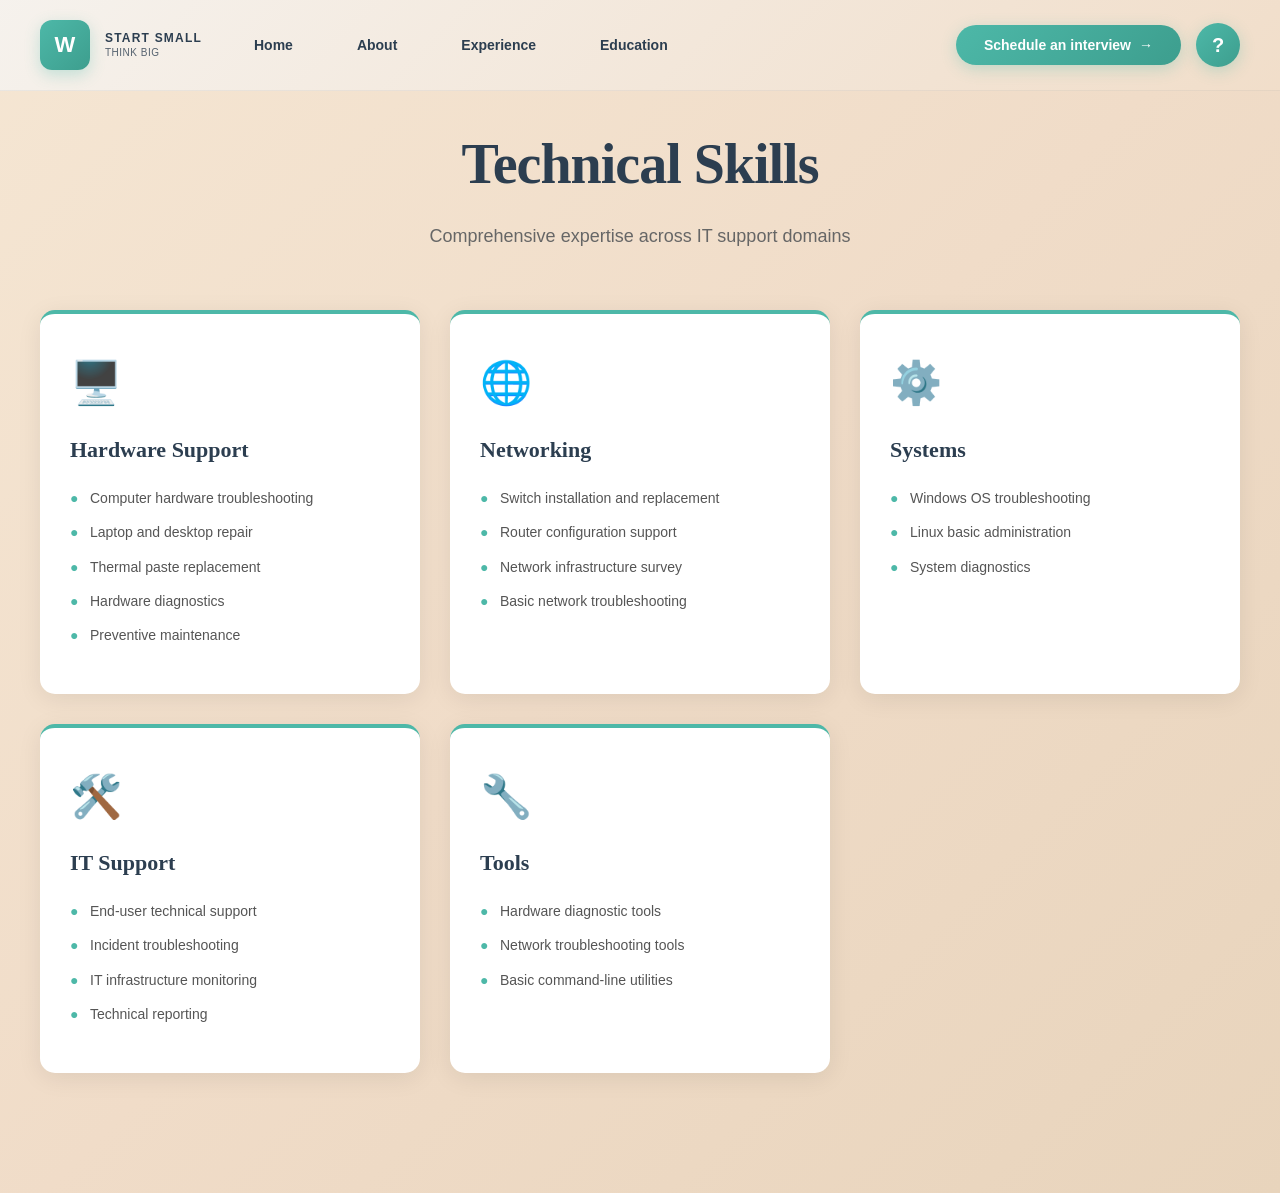
<file: skills/technical-skills.html>
<!DOCTYPE html>
<html lang="id">
<head>
    <meta charset="UTF-8">
    <meta name="viewport" content="width=device-width, initial-scale=1.0">
    <title>Technical Skills - Personal Landing Page</title>
    <link rel="stylesheet" href="../css/styles.css">
    <link rel="stylesheet" href="../css/skills.css">
</head>
<body>
    <!-- Navigation Bar -->
    <nav class="navbar navbar-fixed">
        <div class="nav-container">
            <div class="logo">
                <div class="logo-mark">W</div>
                <span class="logo-text">START SMALL<br><small>THINK BIG</small></span>
            </div>
            <ul class="nav-menu">
                <li><a href="../index.html">Home</a></li>
                <li><a href="../index.html#about">About</a></li>
                <li><a href="../experience/professional-experience.html" target="_blank" rel="noopener noreferrer">Experience</a></li>
                <li><a href="../education/education.html" target="_blank" rel="noopener noreferrer">Education</a></li>
            </ul>
            <div class="nav-buttons">
                <button class="btn-schedule">Schedule an interview <span class="arrow">→</span></button>
                <button class="btn-help">?</button>
            </div>
        </div>
    </nav>

    <!-- Technical Skills Section -->
    <section class="skills-section">
        <div class="skills-container">
            <div class="skills-header">
                <h1>Technical Skills</h1>
                <p class="skills-subtitle">Comprehensive expertise across IT support domains</p>
            </div>

            <div class="skills-grid">
                <!-- Hardware Support -->
                <div class="skill-category">
                    <div class="skill-icon">🖥️</div>
                    <h3>Hardware Support</h3>
                    <ul class="skill-list">
                        <li>Computer hardware troubleshooting</li>
                        <li>Laptop and desktop repair</li>
                        <li>Thermal paste replacement</li>
                        <li>Hardware diagnostics</li>
                        <li>Preventive maintenance</li>
                    </ul>
                </div>

                <!-- Networking -->
                <div class="skill-category">
                    <div class="skill-icon">🌐</div>
                    <h3>Networking</h3>
                    <ul class="skill-list">
                        <li>Switch installation and replacement</li>
                        <li>Router configuration support</li>
                        <li>Network infrastructure survey</li>
                        <li>Basic network troubleshooting</li>
                    </ul>
                </div>

                <!-- Systems -->
                <div class="skill-category">
                    <div class="skill-icon">⚙️</div>
                    <h3>Systems</h3>
                    <ul class="skill-list">
                        <li>Windows OS troubleshooting</li>
                        <li>Linux basic administration</li>
                        <li>System diagnostics</li>
                    </ul>
                </div>

                <!-- IT Support -->
                <div class="skill-category">
                    <div class="skill-icon">🛠️</div>
                    <h3>IT Support</h3>
                    <ul class="skill-list">
                        <li>End-user technical support</li>
                        <li>Incident troubleshooting</li>
                        <li>IT infrastructure monitoring</li>
                        <li>Technical reporting</li>
                    </ul>
                </div>

                <!-- Tools -->
                <div class="skill-category">
                    <div class="skill-icon">🔧</div>
                    <h3>Tools</h3>
                    <ul class="skill-list">
                        <li>Hardware diagnostic tools</li>
                        <li>Network troubleshooting tools</li>
                        <li>Basic command-line utilities</li>
                    </ul>
                </div>
            </div>
        </div>
    </section>

    <script src="../js/script.js"></script>
</body>
</html>
</file>
<file: css/styles.css>
* {
    margin: 0;
    padding: 0;
    box-sizing: border-box;
}

body {
    font-family: 'Segoe UI', Tahoma, Geneva, Verdana, sans-serif;
    background-color: #f5f1ed;
    color: #333;
    line-height: 1.6;
}

/* ============= NAVBAR ============= */
.navbar {
    background: linear-gradient(135deg, rgba(245, 241, 237, 0.95) 0%, rgba(240, 220, 200, 0.95) 100%);
    backdrop-filter: blur(10px);
    padding: 18px 0;
    position: sticky;
    top: 0;
    z-index: 100;
    border-bottom: 1px solid rgba(77, 184, 168, 0.15);
    box-shadow: 0 4px 20px rgba(0, 0, 0, 0.08);
    transition: all 0.3s ease;
}

.navbar:hover {
    box-shadow: 0 8px 30px rgba(0, 0, 0, 0.12);
}

.nav-container {
    max-width: 1400px;
    margin: 0 auto;
    padding: 0 40px;
    display: flex;
    justify-content: space-between;
    align-items: center;
    gap: 40px;
}

.logo {
    display: flex;
    align-items: center;
    gap: 15px;
    min-width: 140px;
    cursor: pointer;
    transition: all 0.3s ease;
}

.logo:hover {
    transform: translateY(-2px);
}

.logo-mark {
    width: 50px;
    height: 50px;
    background: linear-gradient(135deg, #4db8a8 0%, #3d9e8e 100%);
    color: white;
    border-radius: 12px;
    display: flex;
    align-items: center;
    justify-content: center;
    font-weight: bold;
    font-size: 22px;
    box-shadow: 0 5px 15px rgba(77, 184, 168, 0.3);
    transition: all 0.3s ease;
}

.logo:hover .logo-mark {
    transform: scale(1.1) rotate(5deg);
    box-shadow: 0 8px 25px rgba(77, 184, 168, 0.4);
}

.logo-text {
    font-size: 12px;
    font-weight: 700;
    letter-spacing: 1.2px;
    line-height: 1.3;
    color: #2c3e50;
}

.logo-text small {
    display: block;
    font-size: 10px;
    letter-spacing: 0.5px;
    font-weight: 500;
    opacity: 0.8;
}

.nav-menu {
    display: flex;
    list-style: none;
    gap: 40px;
    flex: 1;
    align-items: center;
}

.nav-menu li {
    position: relative;
}

.nav-menu a {
    text-decoration: none;
    color: #2c3e50;
    font-size: 14px;
    font-weight: 600;
    transition: all 0.3s ease;
    padding: 8px 12px;
    border-radius: 6px;
    position: relative;
}

.nav-menu a:hover {
    color: #4db8a8;
    background-color: rgba(77, 184, 168, 0.1);
    transform: translateY(-2px);
}

.nav-menu a::after {
    content: '';
    position: absolute;
    bottom: -6px;
    left: 12px;
    width: 0;
    height: 3px;
    background: linear-gradient(90deg, #4db8a8, #3d9e8e);
    border-radius: 2px;
    transition: width 0.3s ease;
}

.nav-menu a:hover::after {
    width: calc(100% - 24px);
}

.nav-buttons {
    display: flex;
    gap: 15px;
    align-items: center;
}

.btn-schedule {
    background: linear-gradient(135deg, #4db8a8 0%, #3d9e8e 100%);
    color: white;
    border: none;
    padding: 12px 28px;
    border-radius: 25px;
    font-size: 14px;
    font-weight: 600;
    cursor: pointer;
    transition: all 0.3s ease;
    display: flex;
    align-items: center;
    gap: 8px;
    white-space: nowrap;
    box-shadow: 0 4px 15px rgba(77, 184, 168, 0.3);
}

.btn-schedule:hover {
    transform: translateY(-3px);
    box-shadow: 0 8px 25px rgba(77, 184, 168, 0.4);
}

.btn-schedule:active {
    transform: translateY(-1px);
}

.btn-help {
    width: 44px;
    height: 44px;
    border-radius: 50%;
    background: linear-gradient(135deg, #4db8a8 0%, #3d9e8e 100%);
    color: white;
    border: none;
    font-size: 20px;
    font-weight: bold;
    cursor: pointer;
    transition: all 0.3s ease;
    display: flex;
    align-items: center;
    justify-content: center;
    box-shadow: 0 4px 15px rgba(77, 184, 168, 0.3);
    position: relative;
}

.btn-help:hover {
    transform: scale(1.15) rotate(10deg);
    box-shadow: 0 8px 25px rgba(77, 184, 168, 0.4);
}

.btn-help:active {
    transform: scale(1.05) rotate(10deg);
}

.arrow {
    transition: transform 0.3s ease;
}

.btn-schedule:hover .arrow {
    transform: translateX(5px);
}

/* ============= HERO SECTION ============= */
.hero {
    max-width: 1400px;
    margin: 0 auto;
    padding: 60px 40px;
    display: grid;
    grid-template-columns: 1fr 300px;
    gap: 40px;
    position: relative;
}

.hero-content {
    position: relative;
    min-height: 600px;
}

.my-guide-badge {
    display: inline-flex;
    align-items: center;
    gap: 8px;
    background-color: #f4d89f;
    padding: 12px 20px;
    border-radius: 50px;
    margin-bottom: 30px;
    font-size: 12px;
    font-weight: 700;
    letter-spacing: 0.5px;
    color: #2c3e50;
}

.my-catalog-link {
    text-decoration: none;
    cursor: pointer;
    transition: all 0.3s ease;
    display: inline-block;
}

.my-catalog-link:hover .my-guide-badge {
    background-color: #ecc86f;
    transform: translateY(-3px);
    box-shadow: 0 5px 15px rgba(0, 0, 0, 0.1);
}

.badge-icon {
    font-size: 18px;
}

.hero-text {
    margin-bottom: 50px;
}

.hero-text h1 {
    font-size: 72px;
    font-weight: 400;
    line-height: 1.2;
    color: #2c3e50;
    margin-bottom: 25px;
    font-family: 'Georgia', serif;
    letter-spacing: -1px;
}

.hero-subtitle {
    font-size: 18px;
    color: #555;
    margin-bottom: 35px;
    font-weight: 400;
}

.btn-cta {
    background-color: #4db8a8;
    color: white;
    border: none;
    padding: 15px 35px;
    border-radius: 30px;
    font-size: 16px;
    font-weight: 600;
    cursor: pointer;
    transition: all 0.3s ease;
    display: inline-flex;
    align-items: center;
    gap: 10px;
}

.btn-cta:hover {
    background-color: #3d9e8e;
    transform: translateY(-3px);
    box-shadow: 0 8px 20px rgba(77, 184, 168, 0.3);
}

/* ============= ILLUSTRATION ============= */
.illustration-container {
    position: relative;
    height: 400px;
    margin-top: 80px;
    border-radius: 15px;
    overflow: hidden;
    box-shadow: 0 10px 40px rgba(0, 0, 0, 0.1);
}

.illustration {
    width: 100%;
    height: 100%;
    object-fit: cover;
}

.balloon {
    animation: float 3s ease-in-out infinite;
}

@keyframes float {
    0%, 100% {
        transform: translateY(0px);
    }
    50% {
        transform: translateY(-20px);
    }
}

/* ============= CHAT SECTION ============= */
.chat-section {
    display: flex;
    flex-direction: column;
    align-items: center;
}

.chat-box {
    background-color: white;
    border-radius: 20px;
    padding: 30px 25px;
    text-align: center;
    box-shadow: 0 5px 30px rgba(0, 0, 0, 0.08);
    position: relative;
    top: 60px;
    min-width: 280px;
}

.chat-box h3 {
    font-size: 14px;
    color: #999;
    font-weight: 400;
    margin-bottom: 5px;
    letter-spacing: 0.5px;
}

.chat-box h2 {
    font-size: 32px;
    color: #2c3e50;
    font-weight: 600;
    margin-bottom: 20px;
    font-family: 'Georgia', serif;
}

.wisnu-avatar {
    width: 100px;
    height: 100px;
    margin: 0 auto 25px;
    border-radius: 50%;
    background: linear-gradient(135deg, #e8c4d9 0%, #f5d5e0 100%);
    display: flex;
    align-items: center;
    justify-content: center;
    font-size: 50px;
    box-shadow: 0 4px 15px rgba(0, 0, 0, 0.1);
}

.avatar-placeholder {
    width: 100%;
    height: 100%;
    border-radius: 50%;
    display: flex;
    align-items: center;
    justify-content: center;
}

.avatar-image {
    width: 100%;
    height: 100%;
    border-radius: 50%;
    object-fit: cover;
    object-position: center;
}

.btn-chat {
    background-color: #4db8a8;
    color: white;
    border: none;
    padding: 12px 30px;
    border-radius: 25px;
    font-size: 14px;
    font-weight: 600;
    cursor: pointer;
    transition: all 0.3s ease;
    width: 100%;
}

.btn-chat:hover {
    background-color: #3d9e8e;
    transform: translateY(-2px);
    box-shadow: 0 5px 15px rgba(77, 184, 168, 0.3);
}

/* ============= ABOUT SECTION ============= */
.about-section {
    padding: 80px 40px;
    background-color: #f5f1ed;
    scroll-margin-top: 80px;
}

.about-container {
    max-width: 1200px;
    margin: 0 auto;
    display: grid;
    grid-template-columns: 2fr 1fr;
    gap: 60px;
    align-items: start;
}

.about-content {
    padding: 40px;
    background-color: white;
    border-radius: 15px;
    box-shadow: 0 5px 30px rgba(0, 0, 0, 0.08);
}

.about-content h2 {
    font-size: 32px;
    color: #2c3e50;
    margin-bottom: 25px;
    font-family: 'Georgia', serif;
    font-weight: 600;
}

.about-content p {
    font-size: 15px;
    color: #555;
    line-height: 1.8;
    margin-bottom: 20px;
    text-align: justify;
}

.about-stats {
    display: grid;
    grid-template-columns: 1fr;
    gap: 20px;
}

.stat-item {
    background: linear-gradient(135deg, #4db8a8 0%, #3d9e8e 100%);
    color: white;
    padding: 30px 25px;
    border-radius: 12px;
    text-align: center;
    box-shadow: 0 5px 15px rgba(77, 184, 168, 0.2);
    transition: all 0.3s ease;
}

.stat-item:hover {
    transform: translateY(-5px);
    box-shadow: 0 10px 25px rgba(77, 184, 168, 0.3);
}

.stat-item h3 {
    font-size: 14px;
    font-weight: 500;
    opacity: 0.9;
    margin-bottom: 8px;
    letter-spacing: 0.5px;
}

.stat-item p {
    font-size: 28px;
    font-weight: 700;
    margin: 0;
    color: white;
}

@media (max-width: 768px) {
    .about-section {
        padding: 50px 20px;
    }

    .about-container {
        grid-template-columns: 1fr;
        gap: 30px;
    }

    .about-content {
        padding: 25px;
    }

    .about-content h2 {
        font-size: 24px;
    }

    .about-content p {
        font-size: 14px;
        text-align: left;
    }

    .stat-item p {
        font-size: 22px;
    }
}

/* ============= RESPONSIVE ============= */
@media (max-width: 1200px) {
    .nav-container {
        padding: 0 30px;
        gap: 30px;
    }

    .nav-menu {
        gap: 25px;
    }

    .hero {
        grid-template-columns: 1fr;
        gap: 30px;
        padding: 40px 30px;
    }

    .hero-text h1 {
        font-size: 48px;
    }

    .chat-section {
        margin-top: 40px;
        position: relative;
        top: 0;
    }
}

@media (max-width: 768px) {
    .nav-container {
        flex-wrap: wrap;
        justify-content: space-between;
        padding: 15px 20px;
    }

    .nav-menu {
        flex-wrap: wrap;
        gap: 15px;
        order: 3;
        flex-basis: 100%;
        margin-top: 20px;
    }

    .nav-menu a {
        font-size: 13px;
    }

    .btn-schedule span {
        display: none;
    }

    .hero {
        padding: 30px 20px;
    }

    .hero-text h1 {
        font-size: 36px;
    }

    .hero-subtitle {
        font-size: 16px;
    }

    .my-guide-badge {
        margin-bottom: 20px;
    }

    .illustration-container {
        height: 300px;
        margin-top: 40px;
    }

    .chat-box {
        min-width: 100%;
        max-width: 280px;
    }
}

@media (max-width: 480px) {
    .nav-container {
        padding: 10px 15px;
    }

    .logo-text {
        font-size: 9px;
    }

    .nav-menu {
        order: 3;
        flex-basis: 100%;
        margin-top: 15px;
        gap: 12px;
    }

    .nav-menu a {
        font-size: 12px;
    }

    .nav-buttons {
        order: 2;
    }

    .hero {
        padding: 20px 15px;
    }

    .hero-text h1 {
        font-size: 28px;
    }

    .hero-subtitle {
        font-size: 14px;
    }

    .illustration-container {
        height: 250px;
        margin-top: 30px;
    }

    .chat-box {
        min-width: 100%;
        padding: 20px 15px;
    }

    .chat-box h2 {
        font-size: 24px;
    }

    .wisnu-avatar {
        width: 80px;
        height: 80px;
        font-size: 40px;
    }
}

/* ============= ACHIEVEMENT SECTION ============= */
.achievement-section {
    padding: 80px 40px;
    background: linear-gradient(135deg, #f0dcc8 0%, #e8d4bc 100%);
    scroll-margin-top: 80px;
}

.achievement-container {
    max-width: 1200px;
    margin: 0 auto;
}

.achievement-section h2 {
    font-size: 48px;
    color: #2c3e50;
    margin-bottom: 15px;
    font-family: 'Georgia', serif;
    font-weight: 600;
    text-align: center;
}

.achievement-subtitle {
    font-size: 18px;
    color: #666;
    text-align: center;
    margin-bottom: 50px;
    font-weight: 400;
}

.achievement-grid {
    display: grid;
    grid-template-columns: repeat(auto-fit, minmax(350px, 1fr));
    gap: 30px;
}

.achievement-card {
    background: white;
    border-radius: 15px;
    padding: 40px;
    box-shadow: 0 5px 30px rgba(0, 0, 0, 0.08);
    transition: all 0.3s ease;
    display: flex;
    gap: 30px;
    align-items: flex-start;
}

.achievement-card:hover {
    transform: translateY(-8px);
    box-shadow: 0 15px 50px rgba(0, 0, 0, 0.15);
}

.achievement-logo {
    flex-shrink: 0;
    width: 100px;
    height: 100px;
    background: linear-gradient(135deg, #4db8a8 0%, #3d9e8e 100%);
    border-radius: 15px;
    display: flex;
    align-items: center;
    justify-content: center;
    box-shadow: 0 5px 15px rgba(77, 184, 168, 0.25);
}

.cert-icon {
    font-size: 50px;
    line-height: 1;
}

.achievement-details {
    flex: 1;
}

.achievement-details h3 {
    font-size: 22px;
    color: #2c3e50;
    margin-bottom: 8px;
    font-family: 'Georgia', serif;
    font-weight: 600;
}

.cert-level {
    font-size: 16px;
    color: #4db8a8;
    font-weight: 600;
    margin-bottom: 8px;
}

.cert-score {
    font-size: 14px;
    color: #666;
    margin-bottom: 15px;
    font-weight: 500;
}

.cert-scores {
    display: grid;
    grid-template-columns: 1fr 1fr;
    gap: 15px;
    margin-bottom: 15px;
}

.score-item {
    background: #f5f1ed;
    padding: 12px;
    border-radius: 8px;
    text-align: center;
    transition: all 0.3s ease;
}

.score-item:hover {
    background: #ede4d8;
}

.score-label {
    display: block;
    font-size: 12px;
    color: #888;
    font-weight: 500;
    margin-bottom: 5px;
    text-transform: uppercase;
    letter-spacing: 0.5px;
}

.score-number {
    display: block;
    font-size: 24px;
    color: #4db8a8;
    font-weight: 700;
}

.cert-date {
    font-size: 13px;
    color: #888;
    margin: 0;
    font-weight: 500;
}

/* ============= PORTFOLIO SECTION ============= */
.portfolio-section {
    padding: 80px 40px;
    background-color: #f5f1ed;
    scroll-margin-top: 80px;
}

.portfolio-container {
    max-width: 1200px;
    margin: 0 auto;
}

.portfolio-section h2 {
    font-size: 48px;
    color: #2c3e50;
    margin-bottom: 15px;
    font-family: 'Georgia', serif;
    font-weight: 600;
    text-align: center;
}

.portfolio-subtitle {
    font-size: 18px;
    color: #666;
    text-align: center;
    margin-bottom: 60px;
    font-weight: 400;
}

.portfolio-grid {
    display: grid;
    grid-template-columns: repeat(auto-fit, minmax(280px, 1fr));
    gap: 30px;
}

.portfolio-card {
    background: white;
    border-radius: 15px;
    padding: 40px 30px;
    text-decoration: none;
    color: inherit;
    box-shadow: 0 5px 20px rgba(0, 0, 0, 0.08);
    transition: all 0.3s ease;
    display: flex;
    flex-direction: column;
    justify-content: center;
    align-items: center;
    text-align: center;
    min-height: 300px;
    position: relative;
    overflow: hidden;
}

.portfolio-card::before {
    content: '';
    position: absolute;
    top: 0;
    left: -100%;
    width: 100%;
    height: 100%;
    background: linear-gradient(135deg, #4db8a8 0%, #3d9e8e 100%);
    transition: left 0.3s ease;
    z-index: -1;
}

.portfolio-card:hover::before {
    left: 0;
}

.portfolio-card:hover {
    transform: translateY(-10px);
    box-shadow: 0 15px 40px rgba(77, 184, 168, 0.3);
}

.portfolio-card:hover .portfolio-card-content {
    color: white;
}

.portfolio-card:hover .portfolio-number {
    color: #f0dcc8;
}

.portfolio-card-content {
    position: relative;
    z-index: 1;
    transition: all 0.3s ease;
}

.portfolio-number {
    font-size: 60px;
    font-weight: 700;
    color: #4db8a8;
    margin-bottom: 10px;
    line-height: 1;
    transition: color 0.3s ease;
    font-family: 'Courier New', monospace;
}

.portfolio-card h3 {
    font-size: 24px;
    color: #2c3e50;
    margin-bottom: 12px;
    font-family: 'Georgia', serif;
    font-weight: 600;
    transition: color 0.3s ease;
}

.portfolio-card:hover h3 {
    color: white;
}

.portfolio-desc {
    font-size: 15px;
    color: #888;
    margin-bottom: 25px;
    font-weight: 400;
    transition: color 0.3s ease;
}

.portfolio-card:hover .portfolio-desc {
    color: rgba(255, 255, 255, 0.9);
}

.portfolio-arrow {
    font-size: 28px;
    color: #4db8a8;
    transition: all 0.3s ease;
}

.portfolio-card:hover .portfolio-arrow {
    color: white;
    transform: translateX(5px);
}

@media (max-width: 768px) {
    .portfolio-section {
        padding: 50px 20px;
    }

    .portfolio-section h2 {
        font-size: 36px;
    }

    .portfolio-subtitle {
        font-size: 16px;
        margin-bottom: 40px;
    }

    .portfolio-grid {
        grid-template-columns: repeat(auto-fit, minmax(250px, 1fr));
        gap: 20px;
    }

    .portfolio-card {
        min-height: 280px;
        padding: 30px 20px;
    }

    .portfolio-number {
        font-size: 48px;
    }

    .portfolio-card h3 {
        font-size: 20px;
    }

    .portfolio-desc {
        font-size: 14px;
    }
}

/* ============= PORTFOLIO DETAIL SECTION ============= */
.portfolio-detail-section {
    padding: 80px 40px;
    background-color: #f5f1ed;
    min-height: calc(100vh - 400px);
    scroll-margin-top: 80px;
}

.portfolio-detail-container {
    max-width: 1000px;
    margin: 0 auto;
    background: white;
    border-radius: 15px;
    padding: 60px 40px;
    box-shadow: 0 5px 30px rgba(0, 0, 0, 0.08);
}

.portfolio-detail-container h1 {
    font-size: 48px;
    color: #2c3e50;
    margin-bottom: 15px;
    font-family: 'Georgia', serif;
    font-weight: 600;
}

.design-subtitle {
    font-size: 18px;
    color: #888;
    margin-bottom: 40px;
    font-weight: 400;
}

.design-content {
    font-size: 16px;
    color: #555;
    line-height: 1.8;
}

.design-content p {
    margin-bottom: 20px;
    text-align: justify;
}

@media (max-width: 768px) {
    .portfolio-detail-section {
        padding: 40px 20px;
    }

    .portfolio-detail-container {
        padding: 30px 20px;
    }

    .portfolio-detail-container h1 {
        font-size: 32px;
    }

    .design-subtitle {
        font-size: 16px;
    }

    .design-content {
        font-size: 15px;
    }

    .design-content p {
        text-align: left;
    }
}

/* ============= FOOTER ============= */
.footer {
    background-color: #2c3e50;
    padding: 60px 40px 30px;
}

.footer-container {
    max-width: 1200px;
    margin: 0 auto;
}

.footer-content {
    display: flex;
    justify-content: space-between;
    align-items: center;
    margin-bottom: 40px;
    flex-wrap: wrap;
    gap: 30px;
}

.footer-credit {
    font-size: 18px;
    color: #ecf0f1;
    margin: 0;
    font-weight: 500;
    letter-spacing: 0.5px;
}

.heart {
    display: inline-block;
    animation: heartbeat 1.5s ease-in-out infinite;
}

@keyframes heartbeat {
    0%, 100% {
        transform: scale(1);
    }
    25% {
        transform: scale(1.2);
    }
    50% {
        transform: scale(1);
    }
}

.social-links {
    display: flex;
    gap: 20px;
    align-items: center;
}

.social-link {
    width: 50px;
    height: 50px;
    background: linear-gradient(135deg, #4db8a8 0%, #3d9e8e 100%);
    border-radius: 50%;
    display: flex;
    align-items: center;
    justify-content: center;
    font-size: 24px;
    text-decoration: none;
    transition: all 0.3s ease;
    box-shadow: 0 4px 15px rgba(77, 184, 168, 0.3);
}

.social-link:hover {
    transform: translateY(-5px) scale(1.15);
    box-shadow: 0 10px 30px rgba(77, 184, 168, 0.4);
}

.social-link:active {
    transform: translateY(-2px) scale(1.1);
}

.footer-copyright {
    text-align: center;
    font-size: 13px;
    color: #95a5a6;
    margin: 0;
    padding-top: 30px;
    border-top: 1px solid rgba(255, 255, 255, 0.1);
    font-weight: 400;
}

/* ============= RESPONSIVE FOOTER ============= */
@media (max-width: 768px) {
    .achievement-section {
        padding: 60px 25px;
    }

    .achievement-section h2 {
        font-size: 36px;
    }

    .achievement-card {
        flex-direction: column;
        text-align: center;
    }

    .achievement-logo {
        margin: 0 auto;
    }

    .footer-content {
        flex-direction: column;
        text-align: center;
        margin-bottom: 30px;
    }

    .footer-credit {
        font-size: 16px;
    }

    .social-links {
        justify-content: center;
    }

    .footer {
        padding: 50px 25px 25px;
    }
}

@media (max-width: 480px) {
    .achievement-section {
        padding: 50px 15px;
    }

    .achievement-section h2 {
        font-size: 28px;
    }

    .achievement-card {
        padding: 25px 20px;
        gap: 20px;
    }

    .achievement-logo {
        width: 80px;
        height: 80px;
    }

    .cert-icon {
        font-size: 40px;
    }

    .achievement-details h3 {
        font-size: 18px;
    }

    .score-number {
        font-size: 20px;
    }

    .footer-credit {
        font-size: 14px;
    }

    .social-link {
        width: 45px;
        height: 45px;
        font-size: 20px;
    }

    .social-links {
        gap: 15px;
    }
}
</file>
<file: css/education.css>
/* ============= NAVBAR FIXED STYLING ============= */
.navbar-fixed {
    position: fixed;
    top: 0;
    width: 100%;
    background: linear-gradient(135deg, rgba(245, 241, 237, 0.95) 0%, rgba(240, 220, 200, 0.95) 100%);
    backdrop-filter: blur(10px);
    border-bottom: 1px solid rgba(77, 184, 168, 0.15);
    padding: 18px 0;
    z-index: 100;
    transition: all 0.3s ease;
    box-shadow: 0 4px 20px rgba(0, 0, 0, 0.08);
}

/* ============= EDUCATION SECTION ============= */
.education-section {
    padding: 130px 40px 80px 40px;
    background: linear-gradient(135deg, #f5e6d3 0%, #f0dcc8 50%, #e8d4bc 100%);
    min-height: 100vh;
    position: relative;
    display: flex;
    flex-direction: column;
    align-items: center;
    justify-content: center;
}

.education-container {
    max-width: 1000px;
    width: 100%;
    margin: 0 auto;
}

.education-header {
    text-align: center;
    margin-bottom: 70px;
}

.education-header h1 {
    font-size: 56px;
    color: #2c3e50;
    margin-bottom: 12px;
    font-family: 'Georgia', serif;
    font-weight: 600;
    letter-spacing: -1px;
}

.education-subtitle {
    font-size: 18px;
    color: #666;
    font-weight: 400;
}

/* ============= EDUCATION TIMELINE ============= */
.education-timeline {
    position: relative;
    padding: 20px 0;
}

.education-timeline::before {
    content: '';
    position: absolute;
    left: 50px;
    top: 0;
    bottom: 0;
    width: 3px;
    background: linear-gradient(180deg, #4db8a8 0%, #3d9e8e 100%);
    border-radius: 2px;
}

.education-item {
    display: flex;
    gap: 40px;
    margin-bottom: 50px;
    position: relative;
    animation: slideInLeft 0.6s ease forwards;
    opacity: 0;
}

.education-item:nth-child(1) {
    animation-delay: 0.1s;
}

.education-item:nth-child(2) {
    animation-delay: 0.2s;
}

.education-item:nth-child(3) {
    animation-delay: 0.3s;
}

.education-item:nth-child(4) {
    animation-delay: 0.4s;
}

@keyframes slideInLeft {
    from {
        opacity: 0;
        transform: translateX(-30px);
    }
    to {
        opacity: 1;
        transform: translateX(0);
    }
}

.education-logo {
    flex-shrink: 0;
    width: 120px;
    height: 120px;
    background: linear-gradient(135deg, #4db8a8 0%, #3d9e8e 100%);
    border-radius: 20px;
    display: flex;
    align-items: center;
    justify-content: center;
    box-shadow: 0 8px 25px rgba(77, 184, 168, 0.25);
    position: relative;
    transition: all 0.3s ease;
}

.education-item:hover .education-logo {
    transform: translateY(-5px);
    box-shadow: 0 15px 40px rgba(77, 184, 168, 0.35);
}

.logo-emoji {
    font-size: 60px;
    line-height: 1;
}

.education-logo::after {
    content: '';
    position: absolute;
    width: 25px;
    height: 25px;
    background: white;
    border: 3px solid #4db8a8;
    border-radius: 50%;
    right: -8px;
    top: 50%;
    transform: translateY(-50%);
}

.education-content {
    flex: 1;
    padding-top: 15px;
}

.education-content h3 {
    font-size: 24px;
    font-family: 'Georgia', serif;
    color: #2c3e50;
    margin-bottom: 8px;
    font-weight: 600;
    transition: color 0.3s ease;
}

.education-item:hover .education-content h3 {
    color: #4db8a8;
}

.education-degree {
    font-size: 16px;
    font-weight: 600;
    color: #4db8a8;
    margin-bottom: 5px;
}

.education-period {
    font-size: 14px;
    color: #888;
    margin-bottom: 12px;
    font-weight: 500;
}

.education-description {
    font-size: 15px;
    color: #555;
    line-height: 1.6;
    margin: 0;
}

/* ============= HOVER EFFECTS ============= */
.education-item {
    transition: all 0.3s ease;
    border-radius: 12px;
    padding: 20px;
    margin-left: -20px;
}

.education-item:hover {
    background: rgba(255, 255, 255, 0.5);
    border-left: 3px solid #4db8a8;
}

/* ============= RESPONSIVE DESIGN ============= */
@media (max-width: 768px) {
    .education-section {
        padding: 110px 25px 60px 25px;
    }

    .education-header h1 {
        font-size: 36px;
    }

    .education-header {
        margin-bottom: 50px;
    }

    .education-timeline::before {
        left: 35px;
    }

    .education-item {
        flex-direction: column;
        gap: 20px;
        margin-bottom: 40px;
        padding: 15px;
    }

    .education-logo {
        width: 100px;
        height: 100px;
        margin: 0 auto;
    }

    .logo-emoji {
        font-size: 50px;
    }

    .education-logo::after {
        width: 20px;
        height: 20px;
        border-width: 2px;
        right: -6px;
    }

    .education-content h3 {
        font-size: 20px;
    }
}

@media (max-width: 480px) {
    .education-section {
        padding: 100px 15px 50px 15px;
    }

    .education-header h1 {
        font-size: 28px;
    }

    .education-subtitle {
        font-size: 15px;
    }

    .education-header {
        margin-bottom: 40px;
    }

    .education-timeline::before {
        left: 28px;
    }

    .education-item {
        margin-bottom: 35px;
        padding: 12px;
        margin-left: 0;
    }

    .education-logo {
        width: 85px;
        height: 85px;
    }

    .logo-emoji {
        font-size: 42px;
    }

    .education-content h3 {
        font-size: 18px;
    }

    .education-degree {
        font-size: 14px;
    }

    .education-period {
        font-size: 13px;
    }

    .education-description {
        font-size: 14px;
    }
}
</file>
<file: css/experience.css>
/* ============= NAVBAR FIXED STYLING ============= */
.navbar-fixed {
    position: fixed;
    top: 0;
    width: 100%;
    background-color: rgba(245, 241, 237, 0.95);
    backdrop-filter: blur(10px);
    border-bottom: 1px solid rgba(0, 0, 0, 0.05);
    padding: 20px 0;
    z-index: 100;
    transition: all 0.3s ease;
}

/* ============= EXPERIENCE SECTION ============= */
.experience-section {
    padding: 120px 40px 80px 40px;
    background: linear-gradient(135deg, #f5e6d3 0%, #f0dcc8 50%, #e8d4bc 100%);
    min-height: auto;
    position: relative;
}

.experience-container {
    max-width: 1000px;
    width: 100%;
    margin: 0 auto;
}

.experience-header {
    text-align: center;
    margin-bottom: 60px;
}

.experience-header h1 {
    font-size: 56px;
    color: #2c3e50;
    margin-bottom: 12px;
    font-family: 'Georgia', serif;
    font-weight: 600;
    letter-spacing: -1px;
}

.experience-subtitle {
    font-size: 18px;
    color: #666;
    font-weight: 400;
}

/* ============= EXPERIENCE TIMELINE ============= */
.experience-timeline {
    display: flex;
    flex-direction: column;
    gap: 30px;
    margin-bottom: 60px;
    position: relative;
}

.experience-item {
    background-color: white;
    border-radius: 15px;
    padding: 35px;
    box-shadow: 0 5px 25px rgba(0, 0, 0, 0.08);
    transition: all 0.3s ease;
    border-left: 5px solid #4db8a8;
}

.experience-item:hover {
    transform: translateX(8px);
    box-shadow: 0 10px 35px rgba(0, 0, 0, 0.12);
}

.experience-header-item h3 {
    font-size: 24px;
    color: #2c3e50;
    margin-bottom: 8px;
    font-weight: 600;
    font-family: 'Georgia', serif;
}

.company {
    font-size: 14px;
    color: #4db8a8;
    font-weight: 600;
    margin-bottom: 5px;
    letter-spacing: 0.5px;
}

.period {
    font-size: 13px;
    color: #999;
    font-weight: 500;
}

.job-description {
    font-size: 15px;
    color: #666;
    margin: 15px 0 15px 0;
    line-height: 1.6;
}

.responsibilities {
    list-style: none;
    padding: 0;
    margin: 0;
}

.responsibilities li {
    font-size: 14px;
    color: #555;
    margin-bottom: 10px;
    padding-left: 25px;
    position: relative;
    line-height: 1.6;
}

.responsibilities li:before {
    content: "✓";
    position: absolute;
    left: 0;
    color: #4db8a8;
    font-weight: bold;
    font-size: 16px;
}

/* ============= PROJECTS SECTION ============= */
.projects-section {
    margin-bottom: 40px;
}

.projects-section h2 {
    font-size: 32px;
    color: #2c3e50;
    margin-bottom: 30px;
    font-family: 'Georgia', serif;
    font-weight: 600;
}

.projects-grid {
    display: grid;
    grid-template-columns: repeat(auto-fit, minmax(250px, 1fr));
    gap: 20px;
}

.project-card {
    background-color: white;
    border-radius: 12px;
    padding: 25px;
    box-shadow: 0 5px 20px rgba(0, 0, 0, 0.08);
    transition: all 0.3s ease;
    border-top: 4px solid #4db8a8;
}

.project-card:hover {
    transform: translateY(-5px);
    box-shadow: 0 10px 30px rgba(0, 0, 0, 0.12);
}

.project-card h4 {
    font-size: 16px;
    color: #2c3e50;
    margin-bottom: 10px;
    font-weight: 600;
}

.project-card p {
    font-size: 13px;
    color: #666;
    line-height: 1.6;
    margin: 0;
}

/* ============= RESPONSIVE ============= */
@media (max-width: 1200px) {
    .experience-section {
        padding: 100px 30px 80px 30px;
    }

    .experience-header h1 {
        font-size: 42px;
    }
}

@media (max-width: 768px) {
    .experience-section {
        padding: 100px 20px 60px 20px;
    }

    .experience-header h1 {
        font-size: 32px;
    }

    .experience-item {
        padding: 25px;
    }

    .experience-header-item h3 {
        font-size: 20px;
    }

    .projects-section h2 {
        font-size: 24px;
    }

    .projects-grid {
        grid-template-columns: 1fr;
        gap: 15px;
    }

    .project-card {
        padding: 20px;
    }
}

@media (max-width: 480px) {
    .experience-section {
        padding: 100px 15px 60px 15px;
    }

    .experience-header h1 {
        font-size: 24px;
    }

    .experience-header {
        margin-bottom: 40px;
    }

    .experience-item {
        padding: 20px 15px;
        border-left: 4px solid #4db8a8;
    }

    .experience-header-item h3 {
        font-size: 18px;
        margin-bottom: 5px;
    }

    .job-description {
        font-size: 13px;
        margin: 10px 0;
    }

    .responsibilities li {
        font-size: 12px;
        margin-bottom: 8px;
        padding-left: 20px;
    }

    .projects-section h2 {
        font-size: 20px;
        margin-bottom: 20px;
    }

    .project-card {
        padding: 15px;
    }

    .project-card h4 {
        font-size: 14px;
    }

    .project-card p {
        font-size: 12px;
    }
}
</file>
<file: css/skills.css>
/* ============= NAVBAR FIXED STYLING ============= */
.navbar-fixed {
    position: fixed;
    top: 0;
    width: 100%;
    background-color: rgba(245, 241, 237, 0.95);
    backdrop-filter: blur(10px);
    border-bottom: 1px solid rgba(0, 0, 0, 0.05);
    padding: 20px 0;
    z-index: 100;
    transition: all 0.3s ease;
}

/* ============= SKILLS SECTION ============= */
.skills-section {
    padding: 120px 40px 60px 40px;
    background: linear-gradient(135deg, #f5e6d3 0%, #f0dcc8 50%, #e8d4bc 100%);
    min-height: 100vh;
    position: relative;
    display: flex;
    flex-direction: column;
    align-items: center;
    justify-content: center;
}

.skills-container {
    max-width: 1200px;
    width: 100%;
    margin: 0 auto;
}

.skills-header {
    text-align: center;
    margin-bottom: 60px;
}

.skills-header h1 {
    font-size: 56px;
    color: #2c3e50;
    margin-bottom: 12px;
    font-family: 'Georgia', serif;
    font-weight: 600;
    letter-spacing: -1px;
}

.skills-subtitle {
    font-size: 18px;
    color: #666;
    font-weight: 400;
}

/* ============= SKILLS GRID ============= */
.skills-grid {
    display: grid;
    grid-template-columns: repeat(auto-fit, minmax(280px, 1fr));
    gap: 30px;
    margin-bottom: 60px;
}

.skill-category {
    background-color: white;
    border-radius: 15px;
    padding: 35px 30px;
    box-shadow: 0 5px 25px rgba(0, 0, 0, 0.08);
    transition: all 0.3s ease;
    border-top: 4px solid #4db8a8;
}

.skill-category:hover {
    transform: translateY(-8px);
    box-shadow: 0 15px 40px rgba(0, 0, 0, 0.12);
}

.skill-icon {
    font-size: 42px;
    margin-bottom: 15px;
    display: inline-block;
}

.skill-category h3 {
    font-size: 22px;
    color: #2c3e50;
    margin-bottom: 20px;
    font-weight: 600;
    font-family: 'Georgia', serif;
}

.skill-list {
    list-style: none;
    padding: 0;
}

.skill-list li {
    font-size: 14px;
    color: #555;
    margin-bottom: 12px;
    padding-left: 0;
    line-height: 1.6;
    position: relative;
    padding-left: 20px;
}

.skill-list li:before {
    content: "●";
    position: absolute;
    left: 0;
    color: #4db8a8;
    font-weight: bold;
}


/* ============= RESPONSIVE ============= */
@media (max-width: 1200px) {
    .skills-grid {
        grid-template-columns: repeat(auto-fit, minmax(250px, 1fr));
        gap: 25px;
    }

    .skills-header h1 {
        font-size: 42px;
    }

    .chat-floating {
        right: 30px;
    }
}

@media (max-width: 768px) {
    .skills-section {
        padding: 100px 20px 60px 20px;
    }

    .skills-grid {
        grid-template-columns: 1fr;
        gap: 20px;
    }

    .skills-header h1 {
        font-size: 32px;
    }

    .skill-category {
        padding: 25px 20px;
    }

    .skill-category h3 {
        font-size: 18px;
    }

    .skill-list li {
        font-size: 13px;
    }

    .chat-floating {
        position: relative;
        right: auto;
        top: auto;
        transform: none;
        margin-top: 40px;
    }

    .chat-box {
        min-width: 100%;
        max-width: 280px;
    }
}

@media (max-width: 480px) {
    .skills-section {
        padding: 100px 15px 40px 15px;
    }

    .skills-header h1 {
        font-size: 24px;
    }

    .skills-subtitle {
        font-size: 14px;
    }

    .skill-category {
        padding: 20px 15px;
    }

    .skill-icon {
        font-size: 36px;
    }

    .skill-category h3 {
        font-size: 16px;
        margin-bottom: 15px;
    }

    .skill-list li {
        font-size: 12px;
        margin-bottom: 10px;
    }

    .chat-box {
        min-width: 100%;
        padding: 20px 15px;
    }

    .chat-box h2 {
        font-size: 24px;
    }

    .wisnu-avatar {
        width: 80px;
        height: 80px;
        font-size: 40px;
    }
}
</file>
